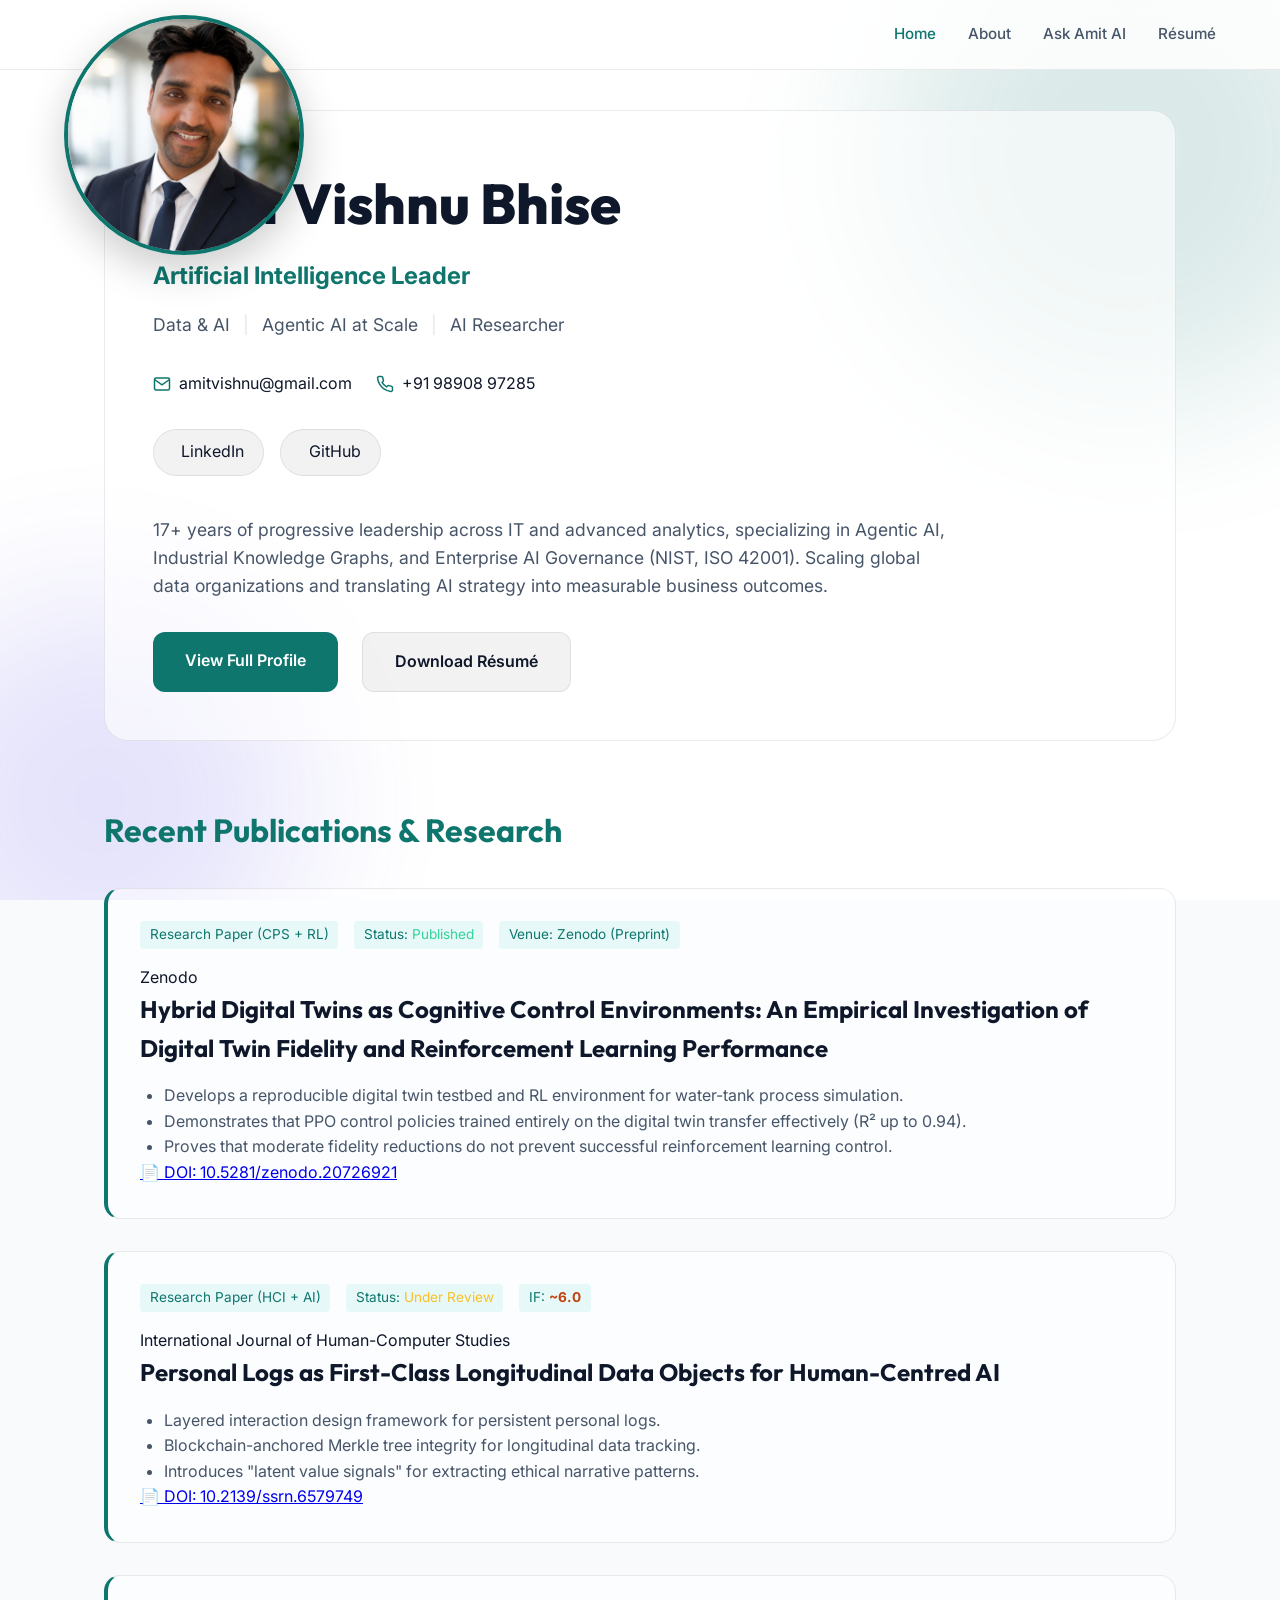
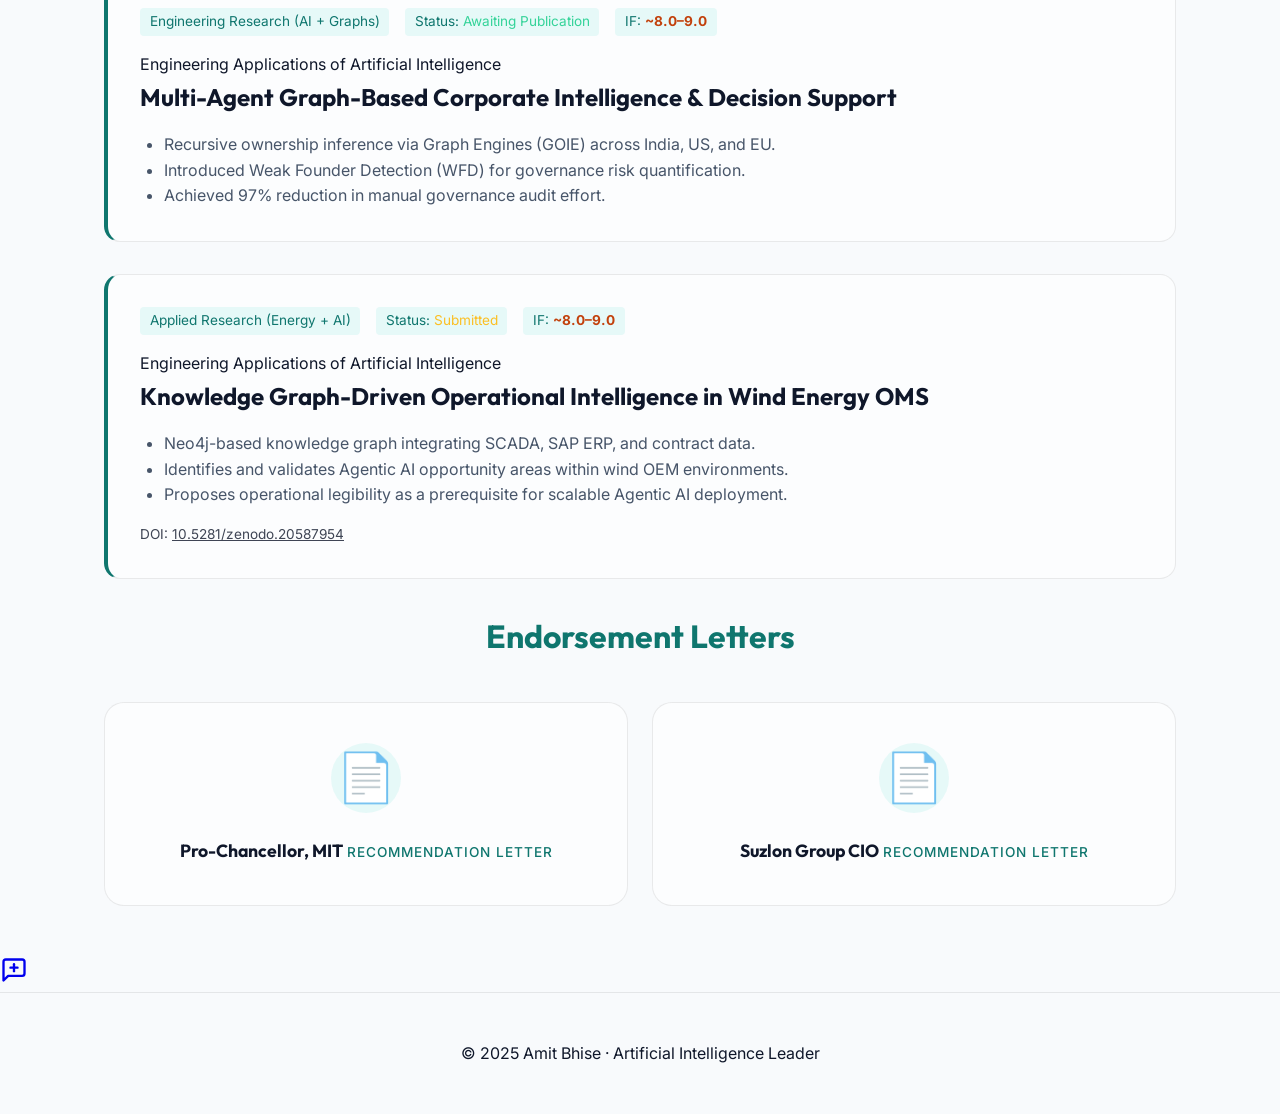
<file: index.html>
<!DOCTYPE html>
<html lang="en">

<head>
    <meta charset="UTF-8">
    <meta name="viewport" content="width=device-width, initial-scale=1.0">
    <title>Amit Vishnu Bhise | Artificial Intelligence Leader</title>
    <meta name="description"
        content="Profile of Amit Bhise, AI Leader & Research Scientist specializing in Human-Centered AI, Knowledge Graphs, and Agentic AI at Scale.">
    <link rel="preconnect" href="https://fonts.googleapis.com">
    <link rel="preconnect" href="https://fonts.gstatic.com" crossorigin>
    <link
        href="https://fonts.googleapis.com/css2?family=Inter:wght@300;400;500;600&family=Outfit:wght@400;600;800&display=swap"
        rel="stylesheet">
    <link rel="stylesheet" href="style.css?v=8">
    
    <!-- Microsoft Clarity -->
    <script type="text/javascript">
        (function(c,l,a,r,i,t,y){
            c[a]=c[a]||function(){(c[a].q=c[a].q||[]).push(arguments)};
            t=l.createElement(r);t.async=1;t.src="https://www.clarity.ms/tag/"+i;
            y=l.getElementsByTagName(r)[0];y.parentNode.insertBefore(t,y);
        })(window, document, "clarity", "script", "ws2c4tby7n");
    </script>
    <script src="analytics.js"></script>
    <link rel="icon" href="profile.jpg" type="image/jpeg">
</head>

<body>
    <div class="blob-cont">
        <div class="blob blob1"></div>
        <div class="blob blob2"></div>
    </div>

    <nav class="navbar">
        <div class="nav-brand">
            <img src="profile.jpg" alt="Amit Bhise">
        </div>
        <button class="menu-toggle" id="menu-toggle" aria-label="Toggle menu">
            <span></span>
            <span></span>
            <span></span>
        </button>
        <div class="nav-links" id="nav-links">
            <a href="index.html" class="nav-link active">Home</a>
            <a href="about.html" class="nav-link">About</a>
            <a href="chat.html" class="nav-link">Ask Amit AI</a>
            <a href="documents/resume.pdf" class="nav-link" target="_blank">Résumé</a>
        </div>
    </nav>

    <main class="container">
        <section class="glass-card hero-section animate-up">
            <div class="hero-content">
                <h1 class="name">Amit Vishnu Bhise</h1>
                <h2 class="role">Artificial Intelligence Leader</h2>

                <p class="tagline">
                    Data & AI <span class="divider">|</span> Agentic AI at Scale <span class="divider">|</span> AI
                    Researcher
                </p>

                <div class="contact-info">
                    <a href="mailto:amitvishnu@gmail.com" class="contact-link">
                        <svg viewBox="0 0 24 24" fill="none" stroke="currentColor" stroke-width="2">
                            <path d="M4 4h16c1.1 0 2 .9 2 2v12c0 1.1-.9 2-2 2H4c-1.1 0-2-.9-2-2V6c0-1.1.9-2 2-2z" />
                            <polyline points="22,6 12,13 2,6" />
                        </svg>
                        amitvishnu@gmail.com
                    </a>
                    <a href="tel:+919890897285" class="contact-link">
                        <svg viewBox="0 0 24 24" fill="none" stroke="currentColor" stroke-width="2">
                            <path
                                d="M22 16.92v3a2 2 0 0 1-2.18 2 19.79 19.79 0 0 1-8.63-3.07 19.5 19.5 0 0 1-6-6 19.79 19.79 0 0 1-3.07-8.67A2 2 0 0 1 4.11 2h3a2 2 0 0 1 2 1.72 12.84 12.84 0 0 0 .7 2.81 2 2 0 0 1-.45 2.11L8.09 9.91a16 16 0 0 0 6 6l1.27-1.27a2 2 0 0 1 2.11-.45 12.84 12.84 0 0 0 2.81.7A2 2 0 0 1 22 16.92z" />
                        </svg>
                        +91 98908 97285
                    </a>
                </div>

                <div class="social-links">
                    <a href="https://www.linkedin.com/in/amit-bhise-8bb4a715" class="social-btn" target="_blank">
                        <svg viewBox="0 0 24 24" fill="currentColor">
                            <path
                                d="M19 0h-14c-2.761 0-5 2.239-5 5v14c0 2.761 2.239 5 5 5h14c2.762 0 5-2.239 5-5v-14c0-2.761-2.238-5-5-5zm-11 19h-3v-11h3v11zm-1.5-12.268c-.966 0-1.75-.79-1.75-1.764s.784-1.764 1.75-1.764 1.75.79 1.75 1.764-.783 1.764-1.75 1.764zm13.5 12.268h-3v-5.604c0-3.368-4-3.113-4 0v5.604h-3v-11h3v1.765c1.396-2.586 7-2.777 7 2.476v6.759z" />
                        </svg>
                        LinkedIn
                    </a>
                    <a href="https://github.com/amitbhi" class="social-btn" target="_blank">
                        <svg viewBox="0 0 24 24" fill="currentColor">
                            <path
                                d="M12 0c-6.626 0-12 5.373-12 12 0 5.302 3.438 9.8 8.207 11.387.599.111.793-.261.793-.577v-2.234c-3.338.726-4.033-1.416-4.033-1.416-.546-1.387-1.333-1.756-1.333-1.756-1.089-.745.083-.729.083-.729 1.205.084 1.839 1.237 1.839 1.237 1.07 1.834 2.807 1.304 3.492.997.107-.775.418-1.305.762-1.604-2.665-.305-5.467-1.334-5.467-5.931 0-1.311.469-2.381 1.236-3.221-.124-.303-.535-1.524.117-3.176 0 0 1.008-.322 3.301 1.23.957-.266 1.983-.399 3.003-.404 1.02.005 2.047.138 3.006.404 2.291-1.552 3.297-1.23 3.297-1.23.653 1.653.242 2.874.118 3.176.77.84 1.235 1.911 1.235 3.221 0 4.609-2.807 5.624-5.479 5.921.43.372.823 1.102.823 2.222v3.293c0 .319.192.694.801.576 4.765-1.589 8.199-6.086 8.199-11.386 0-6.627-5.373-12-12-12z" />
                        </svg>
                        GitHub
                    </a>
                </div>

                <p style="color: var(--text-secondary); max-width: 800px; margin-bottom: 2rem; font-size: 1.1rem;">
                    17+ years of progressive leadership across IT and advanced analytics, specializing in Agentic AI,
                    Industrial Knowledge Graphs, and Enterprise AI Governance (NIST, ISO 42001). Scaling global data 
                    organizations and translating AI strategy into measurable business outcomes.
                </p>

                <div class="action-buttons">
                    <a href="about.html" class="btn btn-primary">View Full Profile</a>
                    <a href="documents/resume.pdf" class="btn btn-secondary" target="_blank">Download Résumé</a>
                </div>
            </div>
        </section>
        



        <!-- Research Vertical Cards -->
        <section class="publications-section animate-up delay-2">
            <h3 style="font-family: 'Outfit', sans-serif; color: var(--accent); margin-bottom: 2rem; font-size: 2rem;">
                Recent Publications & Research</h3>

            <div class="pub-card">
                <div class="pub-meta">
                    <span class="pub-tag">Research Paper (CPS + RL)</span>
                    <span class="pub-tag">Status: <span style="color: #34d399;">Published</span></span>
                    <span class="pub-tag">Venue: Zenodo (Preprint)</span>
                </div>
                <span class="pub-journal">Zenodo</span>
                <h3 class="pub-title">Hybrid Digital Twins as Cognitive Control Environments: An Empirical Investigation of Digital Twin Fidelity and Reinforcement Learning Performance</h3>
                <ul class="pub-contributions">
                    <li>Develops a reproducible digital twin testbed and RL environment for water-tank process simulation.</li>
                    <li>Demonstrates that PPO control policies trained entirely on the digital twin transfer effectively (R² up to 0.94).</li>
                    <li>Proves that moderate fidelity reductions do not prevent successful reinforcement learning control.</li>
                </ul>
                <a href="https://doi.org/10.5281/zenodo.20726921" target="_blank" class="pub-doi-link">📄 DOI: 10.5281/zenodo.20726921</a>
            </div>

            <div class="pub-card">
                <div class="pub-meta">
                    <span class="pub-tag">Research Paper (HCI + AI)</span>
                    <span class="pub-tag">Status: <span style="color: #fbbf24;">Under Review</span></span>
                    <span class="pub-tag">IF: <span class="pub-impact">~6.0</span></span>
                </div>
                <span class="pub-journal">International Journal of Human-Computer Studies</span>
                <h3 class="pub-title">Personal Logs as First-Class Longitudinal Data Objects for Human-Centred AI</h3>
                <ul class="pub-contributions">
                    <li>Layered interaction design framework for persistent personal logs.</li>
                    <li>Blockchain-anchored Merkle tree integrity for longitudinal data tracking.</li>
                    <li>Introduces "latent value signals" for extracting ethical narrative patterns.</li>
                </ul>
                <a href="https://doi.org/10.2139/ssrn.6579749" target="_blank" class="pub-doi-link">📄 DOI:
                    10.2139/ssrn.6579749</a>
            </div>

            <div class="pub-card">
                <div class="pub-meta">
                    <span class="pub-tag">Engineering Research (AI + Graphs)</span>
                    <span class="pub-tag">Status: <span style="color: #34d399;">Awaiting Publication</span></span>
                    <span class="pub-tag">IF: <span class="pub-impact">~8.0–9.0</span></span>
                </div>
                <span class="pub-journal">Engineering Applications of Artificial Intelligence</span>
                <h3 class="pub-title">Multi-Agent Graph-Based Corporate Intelligence & Decision Support</h3>
                <ul class="pub-contributions">
                    <li>Recursive ownership inference via Graph Engines (GOIE) across India, US, and EU.</li>
                    <li>Introduced Weak Founder Detection (WFD) for governance risk quantification.</li>
                    <li>Achieved 97% reduction in manual governance audit effort.</li>
                </ul>
            </div>

            <div class="pub-card">
                <div class="pub-meta">
                    <span class="pub-tag">Applied Research (Energy + AI)</span>
                    <span class="pub-tag">Status: <span style="color: #fbbf24;">Submitted</span></span>
                    <span class="pub-tag">IF: <span class="pub-impact">~8.0–9.0</span></span>
                </div>
                <span class="pub-journal">Engineering Applications of Artificial Intelligence</span>
                <h3 class="pub-title">Knowledge Graph-Driven Operational Intelligence in Wind Energy OMS</h3>
                <ul class="pub-contributions">
                    <li>Neo4j-based knowledge graph integrating SCADA, SAP ERP, and contract data.</li>
                    <li>Identifies and validates Agentic AI opportunity areas within wind OEM environments.</li>
                    <li>Proposes operational legibility as a prerequisite for scalable Agentic AI deployment.</li>
                </ul>
                <div style="margin-top: 1rem; opacity: 0.8; font-size: 0.85rem;">DOI: <a href="https://doi.org/10.5281/zenodo.20587954" target="_blank" style="color: inherit; text-decoration: underline;">10.5281/zenodo.20587954</a></div>
            </div>
        </section>


        <div class="docs-section animate-up delay-3">
            <h3
                style="font-family: 'Outfit', sans-serif; color: var(--accent); margin-bottom: 2.5rem; font-size: 2rem; text-align: center;">
                Endorsement Letters</h3>
            <div class="docs-grid">
                <a href="documents/MIT_LOR.pdf?v=1" class="doc-card" target="_blank">
                    <div class="doc-icon">📄</div>
                    <div class="doc-info">
                        <span class="doc-name">Pro-Chancellor, MIT</span>
                        <span class="doc-meta">Recommendation Letter</span>
                    </div>
                </a>
                <a href="documents/Suzlon_LOR.pdf?v=1" class="doc-card" target="_blank">
                    <div class="doc-icon">📄</div>
                    <div class="doc-info">
                        <span class="doc-name">Suzlon Group CIO</span>
                        <span class="doc-meta">Recommendation Letter</span>
                    </div>
                </a>
            </div>
        </div>
    </main>

    <a href="chat.html" class="chat-widget-btn" title="Ask Amit AI Assistant">
        <svg width="28" height="28" viewBox="0 0 24 24" fill="none" stroke="currentColor" stroke-width="2"
            stroke-linecap="round" stroke-linejoin="round">
            <path d="M21 15a2 2 0 0 1-2 2H7l-4 4V5a2 2 0 0 1 2-2h14a2 2 0 0 1 2 2z"></path>
            <line x1="9" y1="10" x2="15" y2="10"></line>
            <line x1="12" y1="7" x2="12" y2="13"></line>
        </svg>
    </a>

    <footer class="footer">
        <div class="footer-content">
            <span>© 2025 Amit Bhise</span>
            <span class="dot">·</span>
            <span class="highlight">Artificial Intelligence Leader</span>
        </div>
    </footer>

    <script src="script.js"></script>
</body>

</html>
</file>
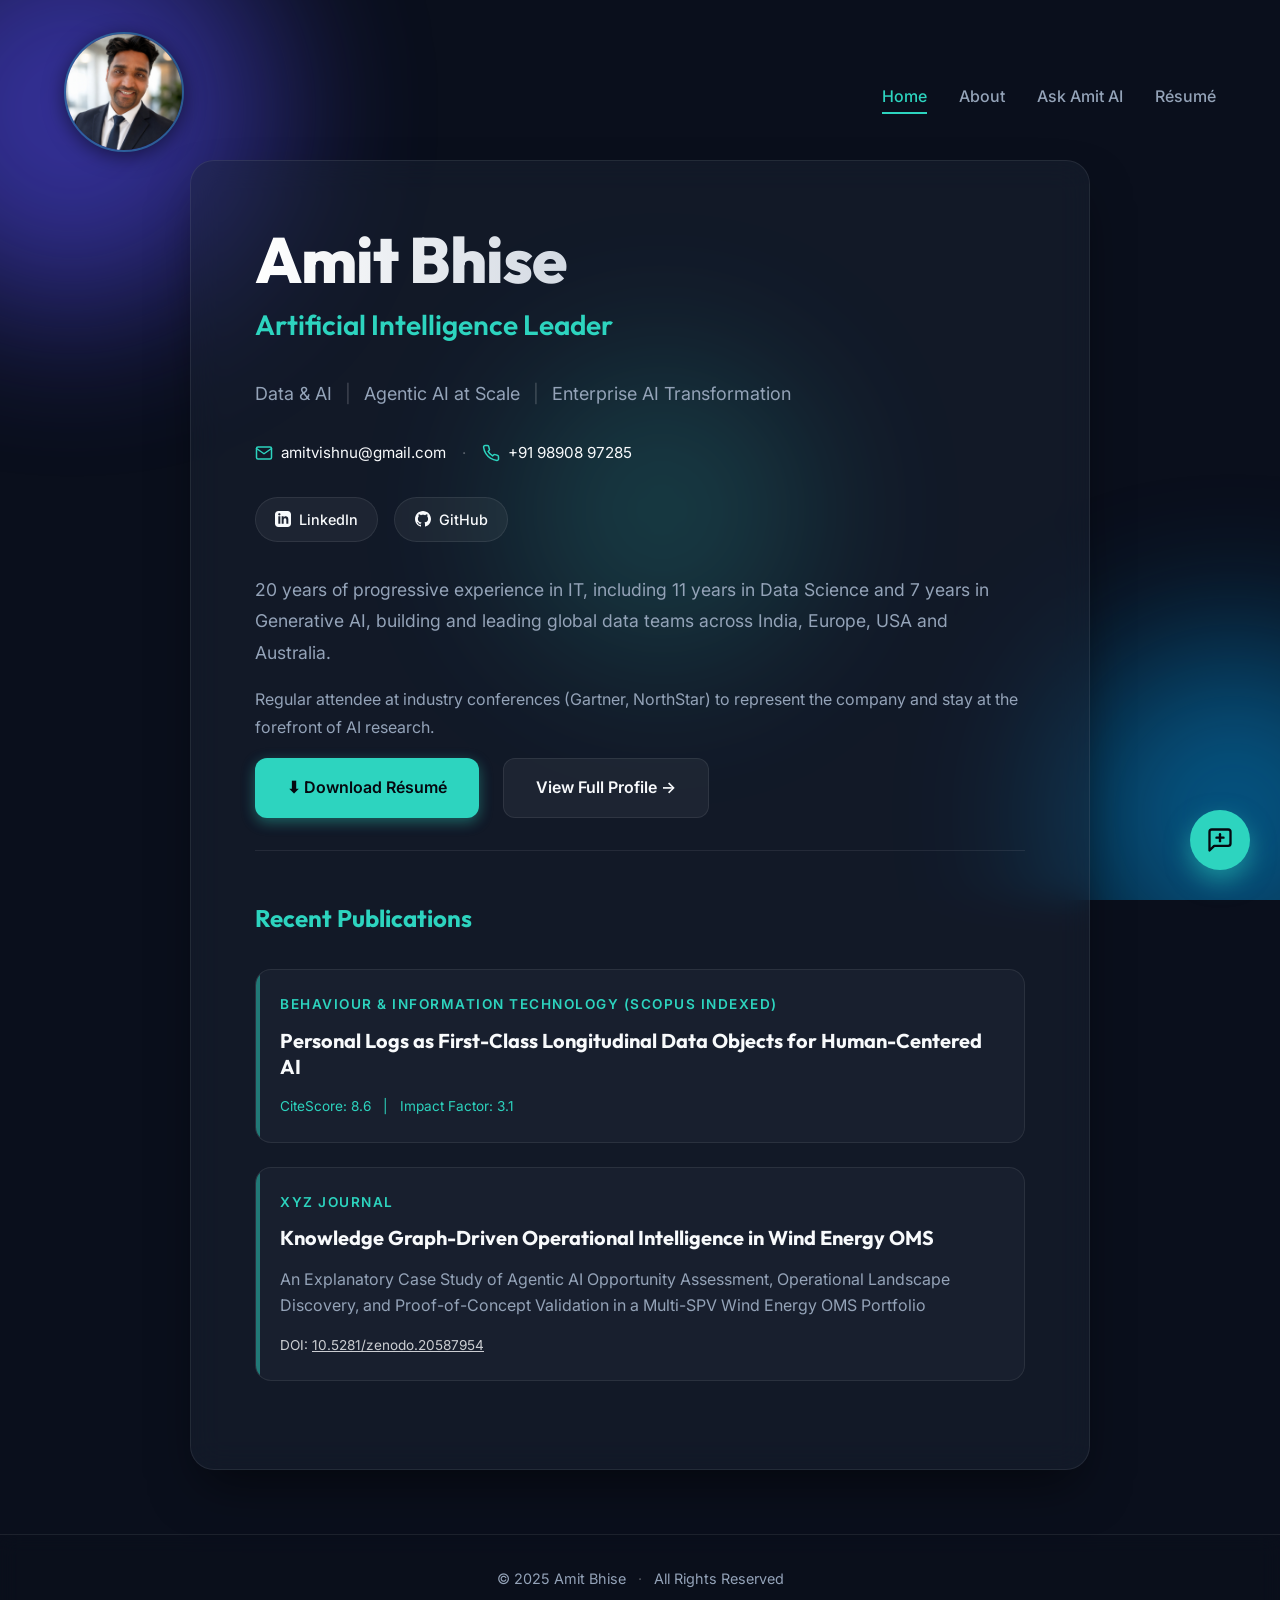
<file: web/index.html>
<!DOCTYPE html>
<html lang="en">

<head>
    <meta charset="UTF-8">
    <meta name="viewport" content="width=device-width, initial-scale=1.0">
    <title>Amit Bhise | Artificial Intelligence Leader</title>
    <meta name="description"
        content="Profile of Amit Bhise, AI Leader and Technologist specializing in Enterprise AI, Knowledge Graphs, and Agentic AI at Scale. Expert in leading data-driven transformations.">
    <link rel="preconnect" href="https://fonts.googleapis.com">
    <link rel="preconnect" href="https://fonts.gstatic.com" crossorigin>
    <link
        href="https://fonts.googleapis.com/css2?family=Inter:wght@300;400;500;600&family=Outfit:wght@400;600;800&display=swap"
        rel="stylesheet">
    <link rel="stylesheet" href="style.css?v=2">
    <link rel="icon" href="profile.jpg" type="image/jpeg">
    <link rel="shortcut icon" href="profile.jpg" type="image/jpeg">
</head>

<body>
    <div class="blob-cont">
        <div class="blob blob1"></div>
        <div class="blob blob2"></div>
        <div class="blob blob3"></div>
    </div>

    <nav class="navbar">
        <div class="nav-brand">
            <img src="profile.jpg" alt="Amit Bhise">
        </div>
        <div class="nav-links">
            <a href="index.html" class="nav-link active">Home</a>
            <a href="about.html" class="nav-link">About</a>
            <a href="chat.html" class="nav-link">Ask Amit AI</a>
            <a href="../documents/resume.pdf" class="nav-link" target="_blank">Résumé</a>
        </div>
    </nav>

    <main class="container">
        <section class="glass-card hero-section">
            <div class="hero-content">
                <div class="header-titles">
                    <h1 class="name animate-up">Amit Bhise</h1>
                    <h2 class="role animate-up delay-1">Artificial Intelligence Leader</h2>
                </div>
                <p class="tagline animate-up delay-2">
                    Data & AI <span class="divider">|</span> Agentic AI at Scale <span class="divider">|</span> Enterprise AI
                    Transformation
                </p>

                <div class="contact-info animate-up delay-3">
                    <a href="mailto:amitvishnu@gmail.com" class="contact-link">
                        <svg viewBox="0 0 24 24" fill="none" stroke="currentColor" stroke-width="2"
                            stroke-linecap="round" stroke-linejoin="round">
                            <path d="M4 4h16c1.1 0 2 .9 2 2v12c0 1.1-.9 2-2 2H4c-1.1 0-2-.9-2-2V6c0-1.1.9-2 2-2z">
                            </path>
                            <polyline points="22,6 12,13 2,6"></polyline>
                        </svg>
                        amitvishnu@gmail.com
                    </a>
                    <span class="dot">·</span>
                    <a href="tel:+919890897285" class="contact-link">
                        <svg viewBox="0 0 24 24" fill="none" stroke="currentColor" stroke-width="2"
                            stroke-linecap="round" stroke-linejoin="round">
                            <path
                                d="M22 16.92v3a2 2 0 0 1-2.18 2 19.79 19.79 0 0 1-8.63-3.07 19.5 19.5 0 0 1-6-6 19.79 19.79 0 0 1-3.07-8.67A2 2 0 0 1 4.11 2h3a2 2 0 0 1 2 1.72 12.84 12.84 0 0 0 .7 2.81 2 2 0 0 1-.45 2.11L8.09 9.91a16 16 0 0 0 6 6l1.27-1.27a2 2 0 0 1 2.11-.45 12.84 12.84 0 0 0 2.81.7A2 2 0 0 1 22 16.92z">
                            </path>
                        </svg>
                        +91 98908 97285
                    </a>
                </div>

                <div class="social-links animate-up delay-4">
                    <a href="https://www.linkedin.com/in/amit-bhise-8bb4a715" class="social-btn">
                        <svg viewBox="0 0 24 24" fill="currentColor">
                            <path
                                d="M19 0h-14c-2.761 0-5 2.239-5 5v14c0 2.761 2.239 5 5 5h14c2.762 0 5-2.239 5-5v-14c0-2.761-2.238-5-5-5zm-11 19h-3v-11h3v11zm-1.5-12.268c-.966 0-1.75-.79-1.75-1.764s.784-1.764 1.75-1.764 1.75.79 1.75 1.764-.783 1.764-1.75 1.764zm13.5 12.268h-3v-5.604c0-3.368-4-3.113-4 0v5.604h-3v-11h3v1.765c1.396-2.586 7-2.777 7 2.476v6.759z" />
                        </svg>
                        LinkedIn
                    </a>
                    <a href="https://github.com/amitbhi" class="social-btn">
                        <svg viewBox="0 0 24 24" fill="currentColor">
                            <path
                                d="M12 0c-6.626 0-12 5.373-12 12 0 5.302 3.438 9.8 8.207 11.387.599.111.793-.261.793-.577v-2.234c-3.338.726-4.033-1.416-4.033-1.416-.546-1.387-1.333-1.756-1.333-1.756-1.089-.745.083-.729.083-.729 1.205.084 1.839 1.237 1.839 1.237 1.07 1.834 2.807 1.304 3.492.997.107-.775.418-1.305.762-1.604-2.665-.305-5.467-1.334-5.467-5.931 0-1.311.469-2.381 1.236-3.221-.124-.303-.535-1.524.117-3.176 0 0 1.008-.322 3.301 1.23.957-.266 1.983-.399 3.003-.404 1.02.005 2.047.138 3.006.404 2.291-1.552 3.297-1.23 3.297-1.23.653 1.653.242 2.874.118 3.176.77.84 1.235 1.911 1.235 3.221 0 4.609-2.807 5.624-5.479 5.921.43.372.823 1.102.823 2.222v3.293c0 .319.192.694.801.576 4.765-1.589 8.199-6.086 8.199-11.386 0-6.627-5.373-12-12-12z" />
                        </svg>
                        GitHub
                    </a>
                </div>

                <div class="bio-section animate-up delay-5">
                    <p>
                        20 years of progressive experience in IT, including 11 years in Data Science and 7 years in
                        Generative AI, building and leading global data teams across India, Europe, USA and Australia.
                    </p>
                    <p style="margin-top: 1rem; font-size: 1rem;">
                        Regular attendee at industry conferences (Gartner, NorthStar) to represent the company and stay
                        at the forefront of AI research.
                    </p>

                    <div class="action-buttons animate-up delay-6">
                        <a href="../documents/resume.pdf" class="btn btn-primary" target="_blank">
                            ⬇ Download Résumé
                        </a>
                        <a href="about.html" class="btn btn-secondary">
                            View Full Profile →
                        </a>
                    </div>
                </div>

                <!-- Research & Publications Section -->
                <div class="research-preview animate-up delay-7">
                    <h3
                        style="font-family: 'Outfit', sans-serif; color: var(--accent); margin-bottom: 2rem; font-size: 1.5rem;">
                        Recent Publications</h3>
                    <div class="pub-card">
                        <span class="pub-journal">Behaviour & Information Technology (Scopus Indexed)</span>
                        <h4 class="pub-title">Personal Logs as First-Class Longitudinal Data Objects for Human-Centered
                            AI</h4>
                        <div style="margin-top: 0.5rem; font-size: 0.85rem; color: var(--accent);">
                            <span>CiteScore: 8.6</span> <span style="margin: 0 0.5rem;">|</span> <span>Impact Factor:
                                3.1</span>
                        </div>
                    </div>
                    <div class="pub-card">
                        <span class="pub-journal">XYz Journal</span>
                        <h4 class="pub-title">Knowledge Graph-Driven Operational Intelligence in Wind Energy OMS</h4>
                        <p class="pub-abstract">An Explanatory Case Study of Agentic AI Opportunity Assessment,
                            Operational Landscape Discovery, and Proof-of-Concept Validation in a Multi-SPV Wind Energy
                            OMS Portfolio</p>
                        <div style="margin-top: 1rem; opacity: 0.8; font-size: 0.85rem;">DOI: <a href="https://doi.org/10.5281/zenodo.20587954" target="_blank" style="color: inherit; text-decoration: underline;">10.5281/zenodo.20587954</a></div>
                    </div>
                </div>
        </section>
    </main>

    <a href="chat.html" class="chat-widget-btn" title="Ask Amit AI Assistant">
        <svg width="28" height="28" viewBox="0 0 24 24" fill="none" stroke="currentColor" stroke-width="2"
            stroke-linecap="round" stroke-linejoin="round">
            <path d="M21 15a2 2 0 0 1-2 2H7l-4 4V5a2 2 0 0 1 2-2h14a2 2 0 0 1 2 2z"></path>
            <line x1="9" y1="10" x2="15" y2="10"></line>
            <line x1="12" y1="7" x2="12" y2="13"></line>
        </svg>
    </a>

    <footer class="footer">
        <div class="footer-content">
            <span>© 2025 Amit Bhise</span>
            <span class="dot">·</span>
            <span>All Rights Reserved</span>
        </div>
    </footer>

    <script src="script.js"></script>
</body>

</html>
</file>
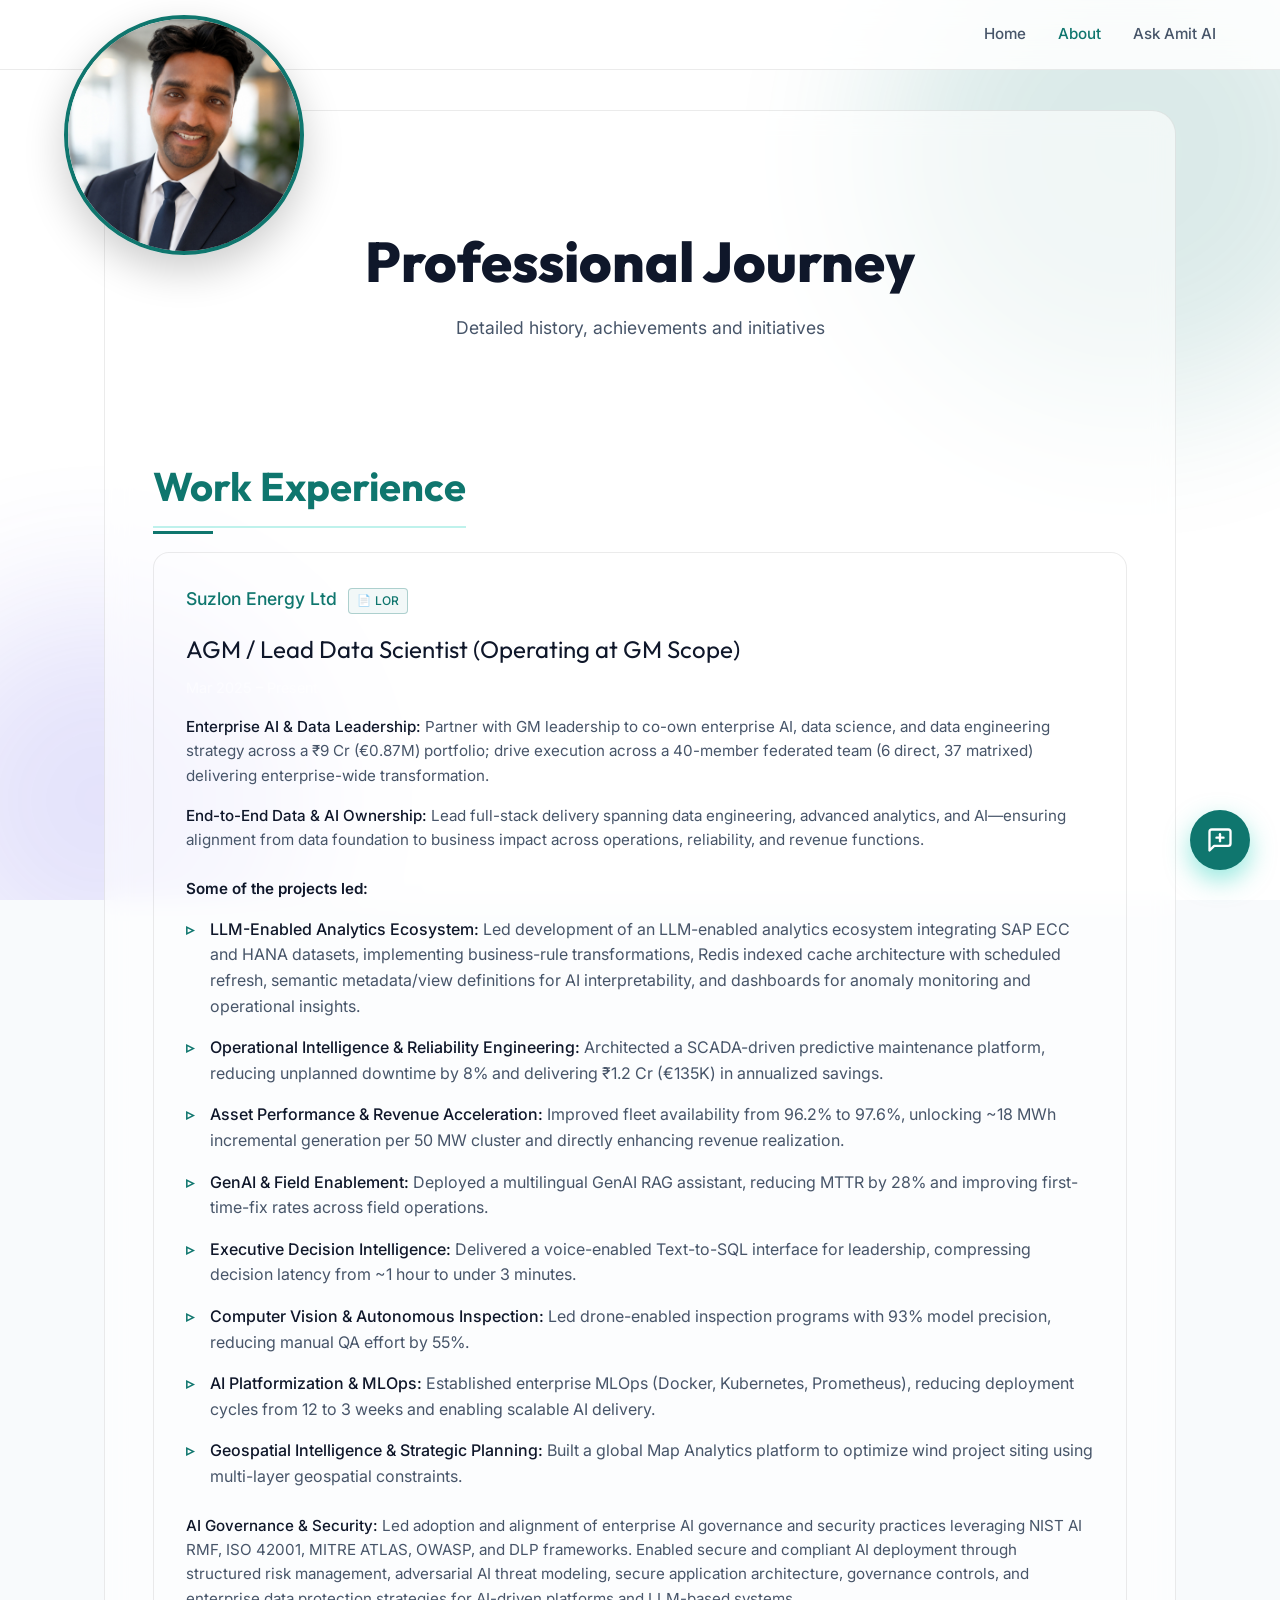
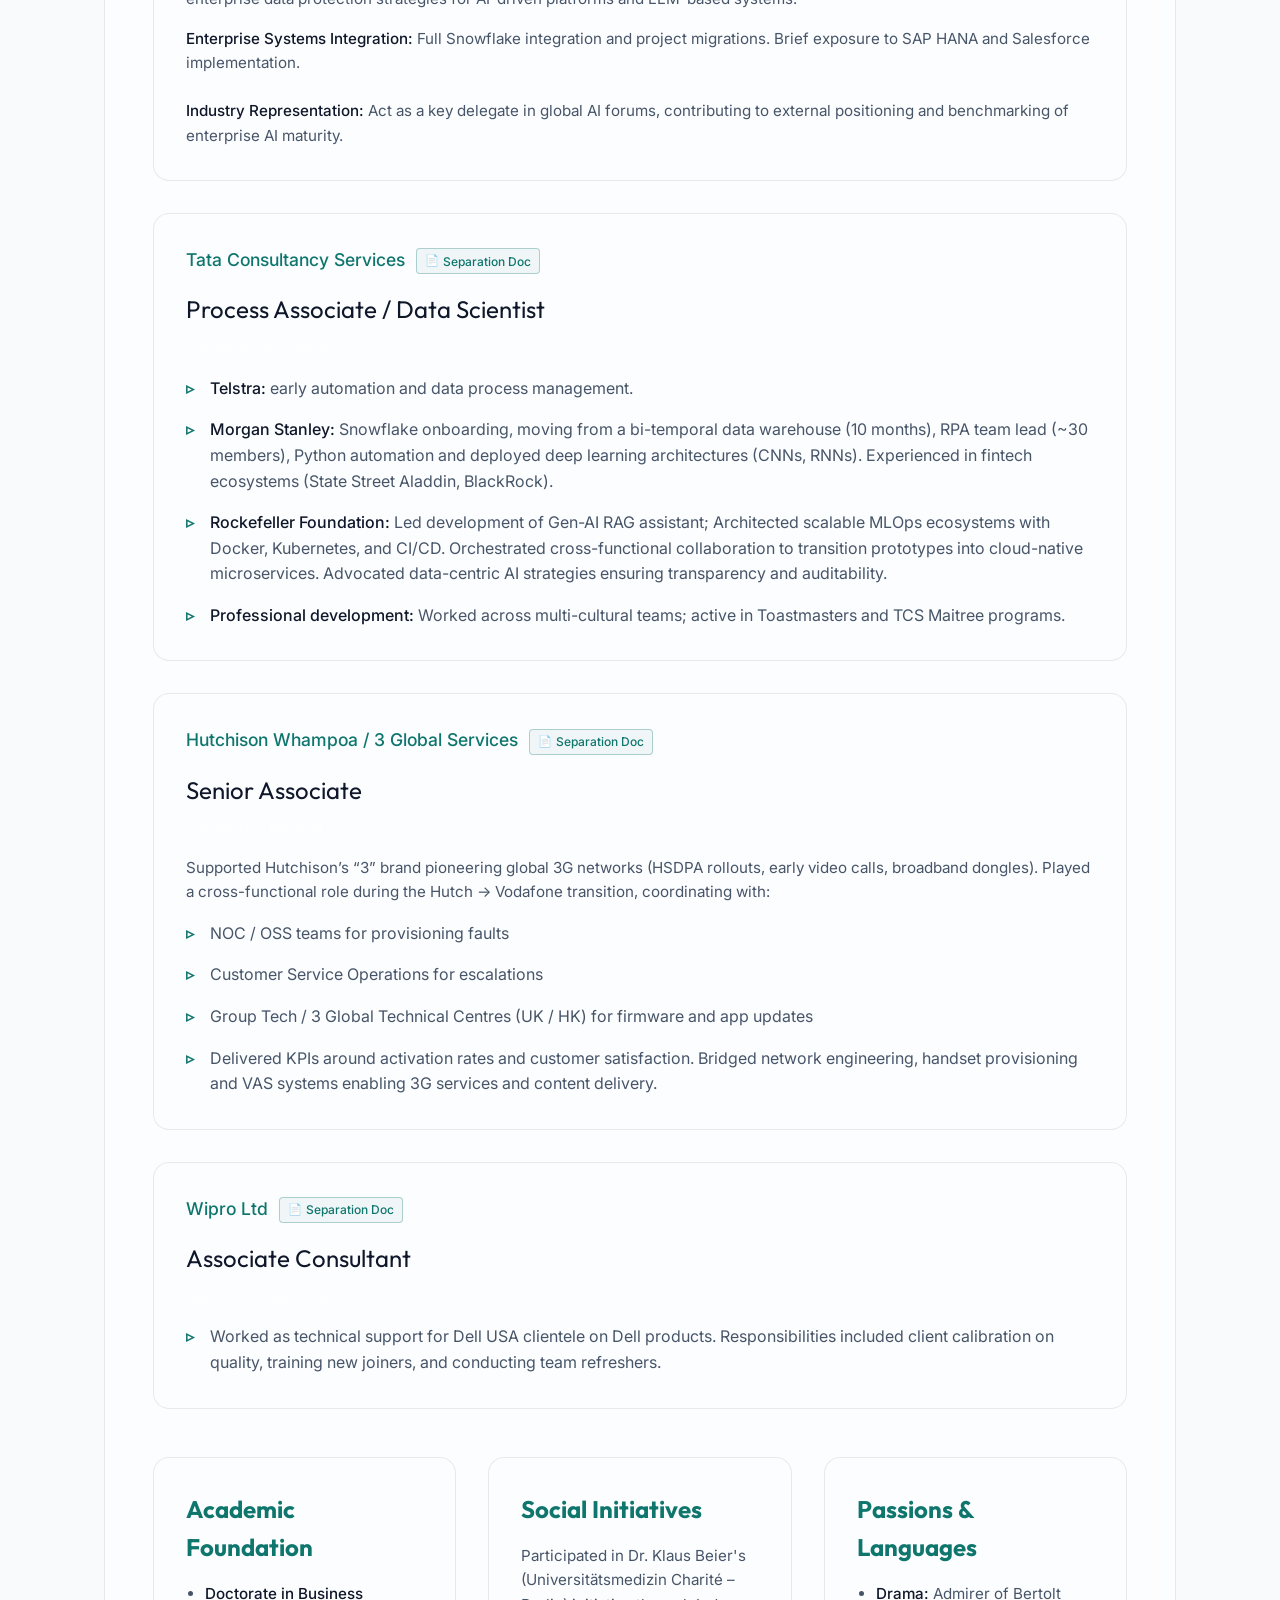
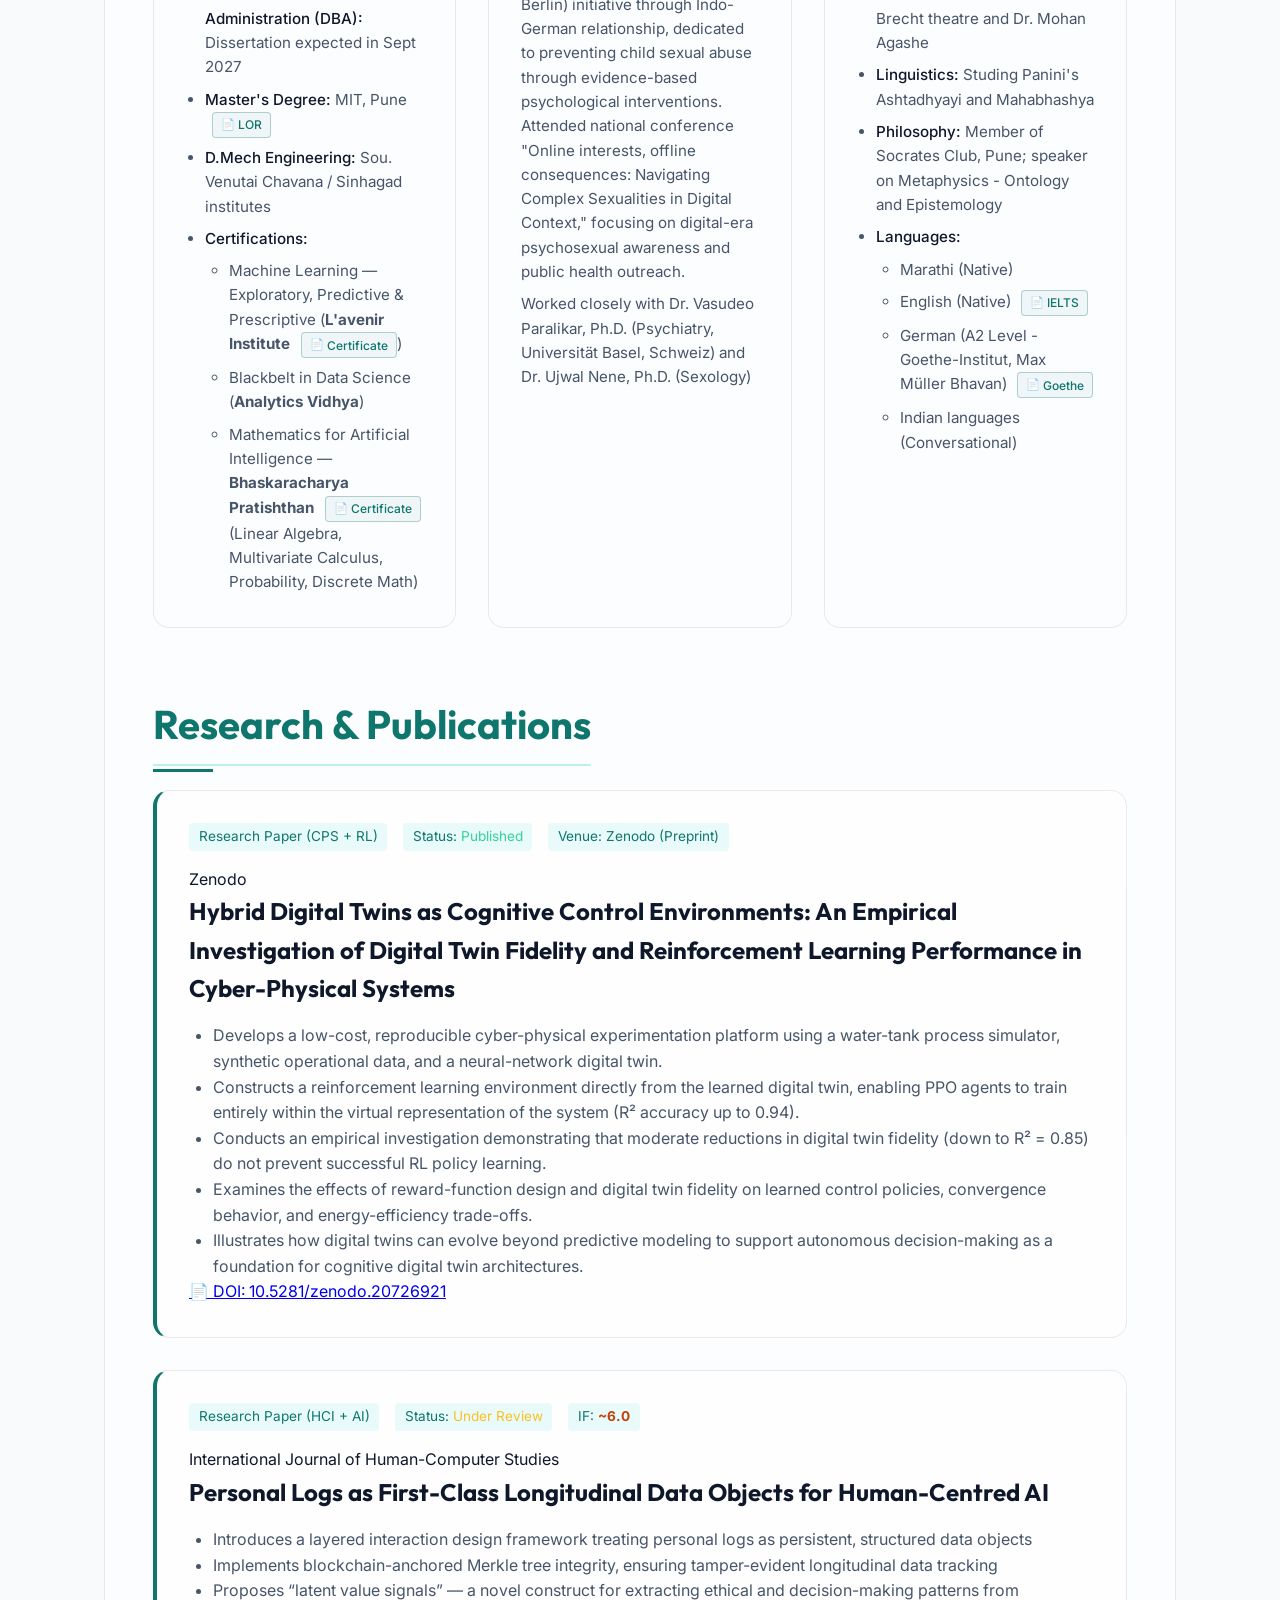
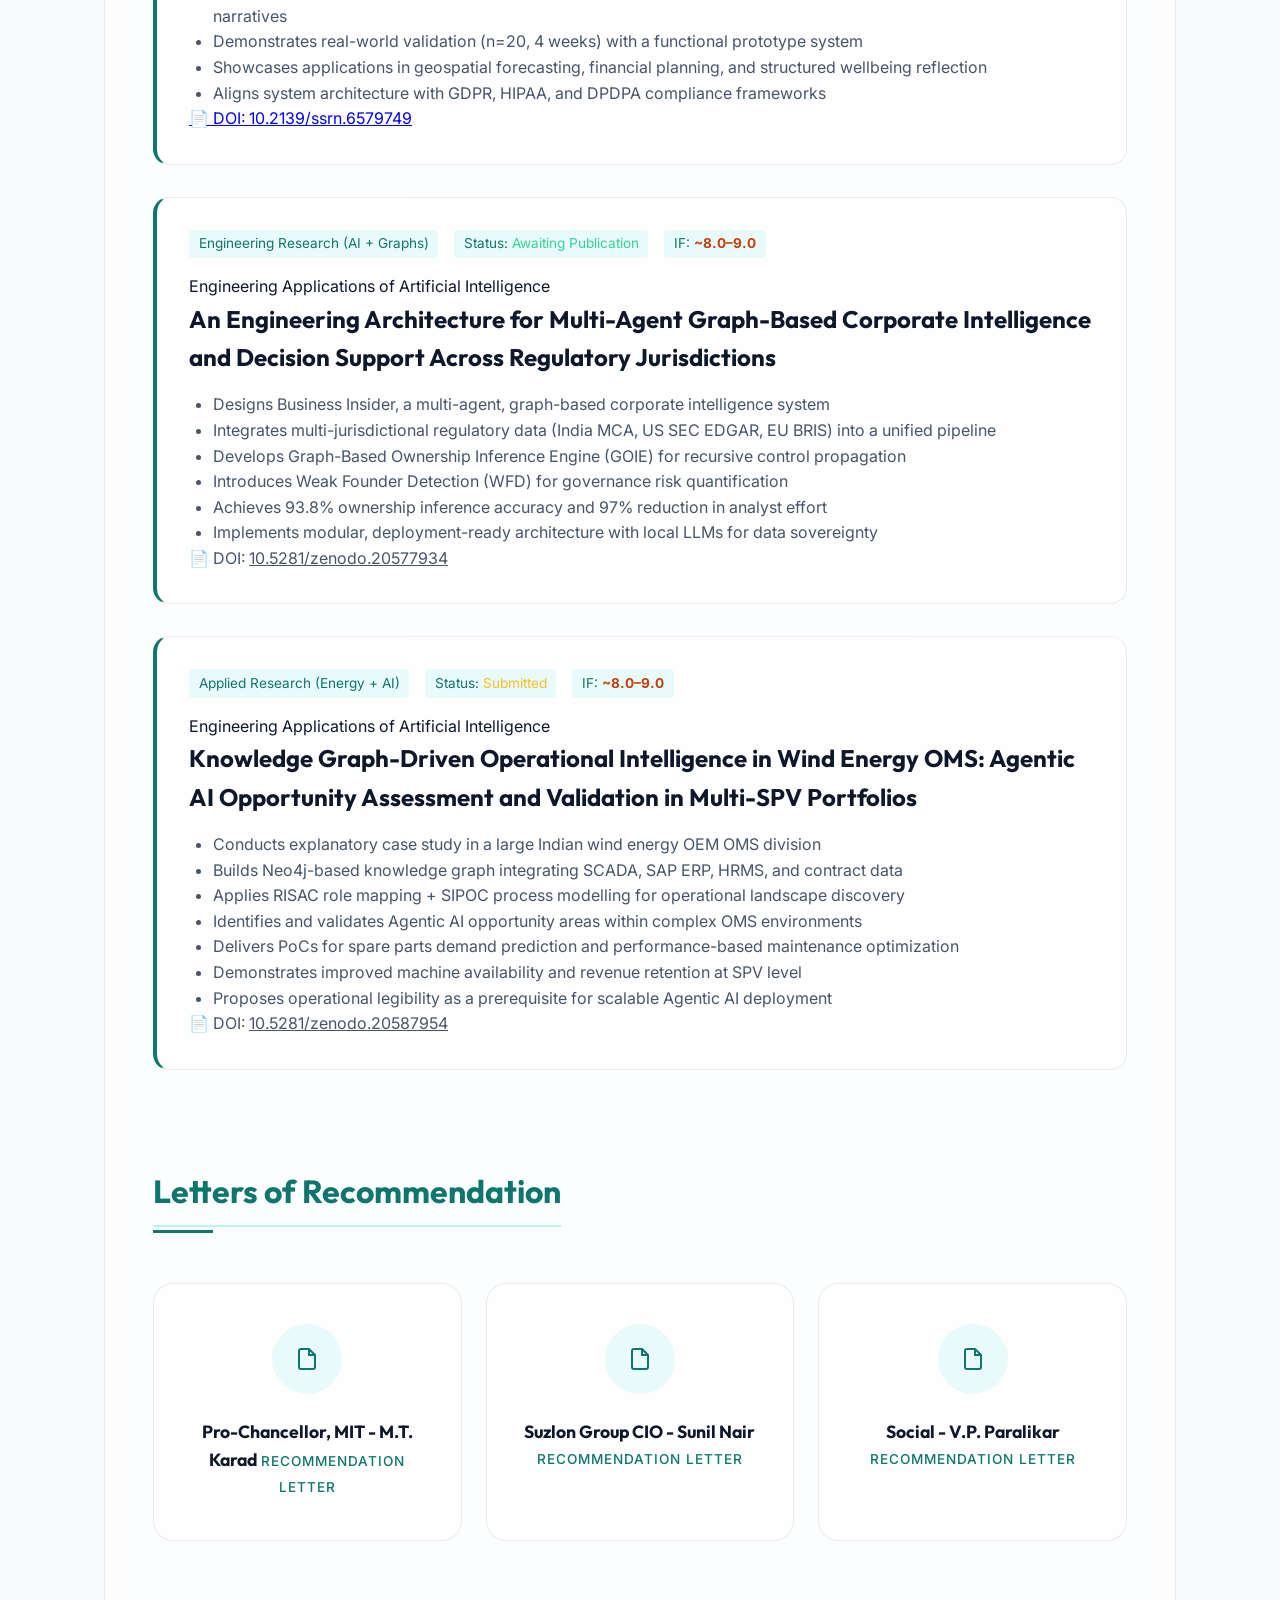
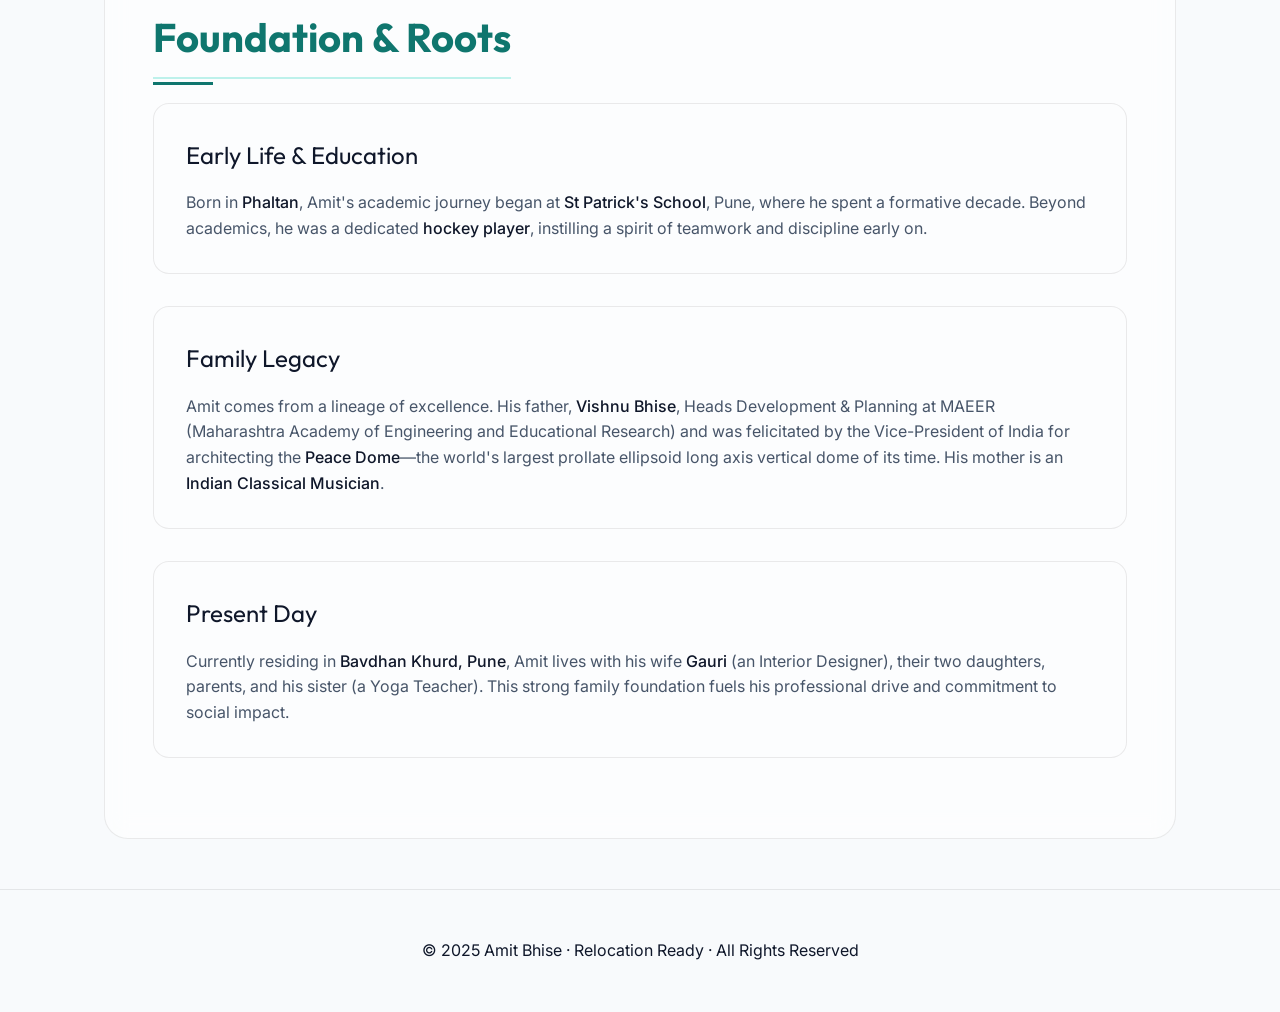
<file: about.html>
<!DOCTYPE html>
<html lang="en">

<head>
    <meta charset="UTF-8">
    <meta name="viewport" content="width=device-width, initial-scale=1.0">
    <title>About Amit Vishnu Bhise | Full Profile</title>
    <meta name="description"
        content="Profile of Amit Bhise, AI Research Scientist and Leader specializing in Human-Centered AI, Knowledge Graphs, and Agentic AI at Scale. Published researcher in leading AI journals.">
    <link rel="preconnect" href="https://fonts.googleapis.com">
    <link rel="preconnect" href="https://fonts.gstatic.com" crossorigin>
    <link
        href="https://fonts.googleapis.com/css2?family=Inter:wght@300;400;500;600&family=Outfit:wght@400;600;800&display=swap"
        rel="stylesheet">
    <link rel="stylesheet" href="style.css?v=8">
    
    <!-- Microsoft Clarity -->
    <script type="text/javascript">
        (function(c,l,a,r,i,t,y){
            c[a]=c[a]||function(){(c[a].q=c[a].q||[]).push(arguments)};
            t=l.createElement(r);t.async=1;t.src="https://www.clarity.ms/tag/"+i;
            y=l.getElementsByTagName(r)[0];y.parentNode.insertBefore(t,y);
        })(window, document, "clarity", "script", "ws2c4tby7n");
    </script>
    <script src="analytics.js"></script>
    <style>
        /* Additional specific styles for about page */
        .page-header {
            text-align: center;
            margin-bottom: 3rem;
        }

        .section-title {
            font-family: 'Outfit', sans-serif;
            font-size: 2.5rem;
            color: var(--accent);
            margin-bottom: 1.5rem;
            display: inline-block;
            border-bottom: 2px solid rgba(45, 212, 191, 0.3);
            padding-bottom: 0.5rem;
        }

        @media (max-width: 768px) {
            .section-title {
                font-size: 1.8rem;
            }

            .job-title {
                font-size: 1.25rem;
            }

            .experience-card {
                padding: 1.5rem;
            }
        }

        .experience-card {
            background: rgba(255, 255, 255, 0.03);
            border: 1px solid var(--border-glass);
            border-radius: 16px;
            padding: 2rem;
            margin-bottom: 2rem;
            transition: all 0.3s ease;
        }

        .experience-card:hover {
            background: rgba(255, 255, 255, 0.06);
            transform: translateY(-2px);
            border-color: rgba(45, 212, 191, 0.3);
        }

        .job-title {
            font-family: 'Outfit', sans-serif;
            font-size: 1.5rem;
            color: var(--text-primary);
            margin-bottom: 0.5rem;
        }

        .job-company {
            color: var(--accent);
            font-weight: 500;
            margin-bottom: 1rem;
            font-size: 1.1rem;
        }

        .job-details {
            color: var(--text-secondary);
            list-style-type: none;
            display: flex;
            flex-direction: column;
            gap: 1rem;
        }

        .job-details li {
            position: relative;
            padding-left: 1.5rem;
        }

        .job-details li::before {
            content: '▹';
            position: absolute;
            left: 0;
            color: var(--accent);
            font-weight: bold;
        }

        .highlight-text {
            color: var(--text-primary);
            font-weight: 500;
        }

        .grid-container {
            display: grid;
            grid-template-columns: repeat(auto-fit, minmax(280px, 1fr));
            gap: 2rem;
            margin-top: 3rem;
        }

        .info-card {
            background: rgba(255, 255, 255, 0.03);
            border: 1px solid var(--border-glass);
            border-radius: 16px;
            padding: 2rem;
        }

        .info-card h3 {
            font-family: 'Outfit', sans-serif;
            font-size: 1.5rem;
            color: var(--accent);
            margin-bottom: 1rem;
        }

        .info-card p,
        .info-card ul {
            color: var(--text-secondary);
            font-size: 0.95rem;
        }

        .info-card ul {
            padding-left: 1.2rem;
            margin-top: 0.5rem;
            display: flex;
            flex-direction: column;
            gap: 0.5rem;
        }

        .back-link {
            display: inline-flex;
            align-items: center;
            gap: 0.5rem;
            color: var(--text-secondary);
            text-decoration: none;
            margin-bottom: 2rem;
            transition: color 0.3s ease;
        }

        .back-link:hover {
            color: var(--accent);
        }

        /* Chatbot floating button */
        .chat-widget-btn {
            position: fixed;
            bottom: 30px;
            right: 30px;
            width: 60px;
            height: 60px;
            background: var(--accent);
            border-radius: 50%;
            display: flex;
            justify-content: center;
            align-items: center;
            box-shadow: 0 10px 25px rgba(45, 212, 191, 0.5);
            cursor: pointer;
            z-index: 1000;
            transition: all 0.3s cubic-bezier(0.175, 0.885, 0.32, 1.275);
            text-decoration: none;
            color: var(--bg-darker);
        }

        .chat-widget-btn:hover {
            transform: scale(1.1);
        }
    </style>
    <link rel="icon" href="profile.jpg" type="image/jpeg">
</head>

<body>
    <div class="blob-cont">
        <div class="blob blob1"></div>
        <div class="blob blob2"></div>
        <div class="blob blob3"></div>
    </div>

    <nav class="navbar">
        <div class="nav-brand">
            <img src="profile.jpg" alt="Amit Bhise">
        </div>
        <button class="menu-toggle" id="menu-toggle" aria-label="Toggle menu">
            <span></span>
            <span></span>
            <span></span>
        </button>
        <div class="nav-links" id="nav-links">
            <a href="index.html" class="nav-link">Home</a>
            <a href="about.html" class="nav-link active">About</a>
            <a href="chat.html" class="nav-link">Ask Amit AI</a>
        </div>
    </nav>

    <main class="container" style="align-items: flex-start; max-width: 1200px; margin: 0 auto;">
        <div class="glass-card" style="padding: 3rem; transform: none; max-width: 100%;">
            <a href="index.html" class="back-link">
                <svg width="20" height="20" viewBox="0 0 24 24" fill="none" stroke="currentColor" stroke-width="2"
                    stroke-linecap="round" stroke-linejoin="round">
                    <line x1="19" y1="12" x2="5" y2="12"></line>
                    <polyline points="12 19 5 12 12 5"></polyline>
                </svg>
                Back to Home
            </a>

            <div class="page-header animate-up">
                <h1 class="name">Professional Journey</h1>
                <p class="tagline">Detailed history, achievements and initiatives</p>
            </div>

            <div class="experience-section animate-up delay-1">
                <h2 class="section-title">Work Experience</h2>

                <div class="experience-card">
                    <div class="job-company">Suzlon Energy Ltd <a href="documents/Suzlon_LOR.pdf?v=1" target="_blank" class="inline-doc-link">LOR</a></div>
                    <div class="job-title">AGM / Lead Data Scientist (Operating at GM Scope)</div>
                    <div style="color: rgba(255,255,255,0.5); margin-bottom: 1rem; font-size: 0.9em;">Mar 2025 – Present
                    </div>
                    <p style="color: var(--text-secondary); margin-bottom: 1rem; font-size: 0.95rem; line-height: 1.6;">
                        <span class="highlight-text">Enterprise AI & Data Leadership:</span> Partner with GM leadership
                        to co-own enterprise AI, data science, and data engineering strategy across a ₹9 Cr (€0.87M)
                        portfolio; drive execution across a 40-member federated team (6 direct, 37 matrixed) delivering
                        enterprise-wide transformation.
                    </p>
                    <p
                        style="color: var(--text-secondary); margin-bottom: 1.5rem; font-size: 0.95rem; line-height: 1.6;">
                        <span class="highlight-text">End-to-End Data & AI Ownership:</span> Lead full-stack delivery
                        spanning data engineering, advanced analytics, and AI—ensuring alignment from data foundation to
                        business impact across operations, reliability, and revenue functions.
                    </p>
                    <p style="color: var(--text-primary); font-weight: 600; margin-bottom: 1rem; font-size: 0.95rem;">
                        Some of the projects led:</p>
                    <ul class="job-details">
                        <li><span class="highlight-text">LLM-Enabled Analytics Ecosystem:</span> Led development of an LLM-enabled analytics ecosystem integrating SAP ECC and HANA datasets, implementing business-rule transformations, Redis indexed cache architecture with scheduled refresh, semantic metadata/view definitions for AI interpretability, and dashboards for anomaly monitoring and operational insights.</li>
                        <li><span class="highlight-text">Operational Intelligence & Reliability Engineering:</span>
                            Architected a SCADA-driven predictive maintenance platform, reducing unplanned downtime by
                            8% and delivering ₹1.2 Cr (€135K) in annualized savings.</li>
                        <li><span class="highlight-text">Asset Performance & Revenue Acceleration:</span> Improved fleet
                            availability from 96.2% to 97.6%, unlocking ~18 MWh incremental generation per 50 MW cluster
                            and directly enhancing revenue realization.</li>
                        <li><span class="highlight-text">GenAI & Field Enablement:</span> Deployed a multilingual GenAI
                            RAG assistant, reducing MTTR by 28% and improving first-time-fix rates across field
                            operations.</li>
                        <li><span class="highlight-text">Executive Decision Intelligence:</span> Delivered a
                            voice-enabled Text-to-SQL interface for leadership, compressing decision latency from ~1
                            hour to under 3 minutes.</li>
                        <li><span class="highlight-text">Computer Vision & Autonomous Inspection:</span> Led
                            drone-enabled inspection programs with 93% model precision, reducing manual QA effort by
                            55%.</li>
                        <li><span class="highlight-text">AI Platformization & MLOps:</span> Established enterprise MLOps
                            (Docker, Kubernetes, Prometheus), reducing deployment cycles from 12 to 3 weeks and enabling
                            scalable AI delivery.</li>
                        <li><span class="highlight-text">Geospatial Intelligence & Strategic Planning:</span> Built a
                            global Map Analytics platform to optimize wind project siting using multi-layer geospatial
                            constraints.</li>
                    </ul>
                    <p
                        style="color: var(--text-secondary); margin-top: 1.5rem; margin-bottom: 1rem; font-size: 0.95rem; line-height: 1.6;">
                        <span class="highlight-text">AI Governance & Security:</span> Led adoption and alignment of
                        enterprise AI governance and security practices leveraging NIST AI RMF, ISO 42001, MITRE ATLAS,
                        OWASP, and DLP frameworks. Enabled secure and compliant AI deployment through structured risk
                        management, adversarial AI threat modeling, secure application architecture, governance
                        controls, and enterprise data protection strategies for AI-driven platforms and LLM-based
                        systems.
                    </p>
                    <p style="color: var(--text-secondary); margin-bottom: 1rem; font-size: 0.95rem; line-height: 1.6;">
                        <span class="highlight-text">Enterprise Systems Integration:</span> Full Snowflake integration
                        and project migrations. Brief exposure to SAP HANA and Salesforce implementation.
                    </p>
                    <p
                        style="color: var(--text-secondary); margin-top: 1.5rem; margin-bottom: 0; font-size: 0.95rem; line-height: 1.6;">
                        <span class="highlight-text">Industry Representation:</span> Act as a key delegate in global AI
                        forums, contributing to external positioning and benchmarking of enterprise AI maturity.
                    </p>
                </div>

                <div class="experience-card">
                    <div class="job-company">Tata Consultancy Services <a href="documents/1055769_TCS.pdf" target="_blank" class="inline-doc-link">Separation Doc</a></div>
                    <div class="job-title">Process Associate / Data Scientist</div>
                    <div style="color: rgba(255,255,255,0.5); margin-bottom: 1rem; font-size: 0.9em;">Jun 2015 – Aug
                        2024</div>
                    <ul class="job-details">
                        <li><span class="highlight-text">Telstra:</span> early automation and data process management.
                        </li>
                        <li><span class="highlight-text">Morgan Stanley:</span> Snowflake onboarding, moving from a
                            bi-temporal data warehouse (10 months), RPA
                            team lead (~30 members), Python automation and deployed deep learning architectures (CNNs,
                            RNNs). Experienced in fintech ecosystems (State Street Aladdin, BlackRock).</li>
                        <li><span class="highlight-text">Rockefeller Foundation:</span> Led development of Gen-AI RAG
                            assistant; Architected scalable MLOps ecosystems with Docker, Kubernetes, and CI/CD.
                            Orchestrated cross-functional collaboration to transition prototypes into cloud-native
                            microservices. Advocated data-centric AI strategies ensuring transparency and auditability.
                        </li>
                        <li><span class="highlight-text">Professional development:</span> Worked across multi-cultural
                            teams; active in Toastmasters and TCS Maitree programs.</li>
                    </ul>
                </div>

                <div class="experience-card">
                    <div class="job-company">Hutchison Whampoa / 3 Global Services <a href="documents/Hutchison.pdf" target="_blank" class="inline-doc-link">Separation Doc</a></div>
                    <div class="job-title">Senior Associate</div>
                    <div style="color: rgba(255,255,255,0.5); margin-bottom: 1rem; font-size: 0.9em;">Jun 2007 – Jan
                        2011</div>
                    <p style="color: var(--text-secondary); margin-bottom: 1rem; font-size: 0.95rem;">Supported
                        Hutchison’s “3” brand pioneering global 3G networks (HSDPA rollouts, early video calls,
                        broadband dongles). Played a cross-functional role during the Hutch → Vodafone transition,
                        coordinating with:</p>
                    <ul class="job-details">
                        <li>NOC / OSS teams for provisioning faults</li>
                        <li>Customer Service Operations for escalations</li>
                        <li>Group Tech / 3 Global Technical Centres (UK / HK) for firmware and app updates</li>
                        <li>Delivered KPIs around activation rates and customer satisfaction. Bridged network
                            engineering, handset provisioning and VAS systems enabling 3G services and content delivery.
                        </li>
                    </ul>
                </div>

                <div class="experience-card">
                    <div class="job-company">Wipro Ltd <a href="documents/Wipro.pdf" target="_blank" class="inline-doc-link">Separation Doc</a></div>
                    <div class="job-title">Associate Consultant</div>
                    <div style="color: rgba(255,255,255,0.5); margin-bottom: 1rem; font-size: 0.9em;">Dec 2004 – Jul
                        2006</div>
                    <ul class="job-details">
                        <li>Worked as technical support for Dell USA clientele on Dell products. Responsibilities
                            included client calibration on quality, training new joiners, and conducting team
                            refreshers.</li>
                    </ul>
                </div>
            </div>

            <div class="grid-container">
                <div class="info-card">
                    <h3>Academic Foundation</h3>
                    <ul>
                        <li><span class="highlight-text">Doctorate in Business Administration (DBA):</span> Dissertation expected in Sept 2027</li>
                        <li><span class="highlight-text">Master's Degree:</span> MIT, Pune <a href="documents/MIT_LOR.pdf?v=1" target="_blank" class="inline-doc-link">LOR</a></li>
                        <li><span class="highlight-text">D.Mech Engineering:</span> Sou. Venutai Chavana / Sinhagad institutes</li>
                        <li><span class="highlight-text">Certifications:</span>
                            <ul style="margin-top: 0.5rem; list-style-type: circle; padding-left: 1.5rem;">
                                <li>Machine Learning — Exploratory, Predictive & Prescriptive (<strong>L'avenir Institute</strong> <a href="documents/LIPS.pdf" target="_blank" class="inline-doc-link">Certificate</a>)</li>
                                <li>Blackbelt in Data Science (<strong>Analytics Vidhya</strong>)</li>
                                <li>Mathematics for Artificial Intelligence — <strong>Bhaskaracharya Pratishthan</strong> <a href="documents/Bhaskaracharya.pdf" target="_blank" class="inline-doc-link">Certificate</a> (Linear Algebra, Multivariate Calculus, Probability, Discrete Math)</li>
                            </ul>
                        </li>
                    </ul>
                </div>

                <div class="info-card">
                    <h3>Social Initiatives</h3>
                    <p>Participated in Dr. Klaus Beier's (Universitätsmedizin Charité – Berlin) initiative through
                        Indo-German relationship, dedicated to preventing child sexual abuse through evidence-based
                        psychological interventions. Attended national conference "Online interests, offline
                        consequences: Navigating Complex Sexualities in Digital Context," focusing on digital-era
                        psychosexual awareness and public health outreach.</p>
                    <p style="margin-top: 0.5rem;">Worked closely with Dr. Vasudeo Paralikar, Ph.D. (Psychiatry,
                        Universität Basel, Schweiz) and Dr. Ujwal Nene, Ph.D. (Sexology)</p>
                </div>

                <div class="info-card">
                    <h3>Passions & Languages</h3>
                    <ul>
                        <li><span class="highlight-text">Drama:</span> Admirer of Bertolt Brecht theatre and Dr. Mohan
                            Agashe</li>
                        <li><span class="highlight-text">Linguistics:</span> Studing Panini's Ashtadhyayi and
                            Mahabhashya</li>
                        <li><span class="highlight-text">Philosophy:</span> Member of Socrates Club, Pune; speaker on
                            Metaphysics - Ontology and Epistemology</li>
                        <li><span class="highlight-text">Languages:</span>
                            <ul style="margin-top: 0.5rem; list-style-type: circle; padding-left: 1.5rem;">
                                <li>Marathi (Native)</li>
                                <li>English (Native) <a href="documents/IELTS.pdf" target="_blank" class="inline-doc-link">IELTS</a></li>
                                <li>German (A2 Level - Goethe-Institut, Max Müller Bhavan) <a href="documents/Teilnahmebestätigung.PDF" target="_blank" class="inline-doc-link">Goethe</a></li>
                                <li>Indian languages (Conversational)</li>
                            </ul>
                        </li>
                    </ul>
                </div>
            </div>

            <div class="publications-section animate-up delay-2">
                <h2 class="section-title">Research & Publications</h2>

                <!-- Paper 1 -->
                <div class="pub-card">
                    <div class="pub-meta">
                        <span class="pub-tag">Research Paper (CPS + RL)</span>
                        <span class="pub-tag">Status: <span style="color: #34d399;">Published</span></span>
                        <span class="pub-tag">Venue: Zenodo (Preprint)</span>
                    </div>
                    <span class="pub-journal">Zenodo</span>
                    <h3 class="pub-title">Hybrid Digital Twins as Cognitive Control Environments: An Empirical Investigation of Digital Twin Fidelity and Reinforcement Learning Performance in Cyber-Physical Systems</h3>
                    <ul class="pub-contributions">
                        <li>Develops a low-cost, reproducible cyber-physical experimentation platform using a water-tank process simulator, synthetic operational data, and a neural-network digital twin.</li>
                        <li>Constructs a reinforcement learning environment directly from the learned digital twin, enabling PPO agents to train entirely within the virtual representation of the system (R² accuracy up to 0.94).</li>
                        <li>Conducts an empirical investigation demonstrating that moderate reductions in digital twin fidelity (down to R² = 0.85) do not prevent successful RL policy learning.</li>
                        <li>Examines the effects of reward-function design and digital twin fidelity on learned control policies, convergence behavior, and energy-efficiency trade-offs.</li>
                        <li>Illustrates how digital twins can evolve beyond predictive modeling to support autonomous decision-making as a foundation for cognitive digital twin architectures.</li>
                    </ul>
                    <a href="https://doi.org/10.5281/zenodo.20726921" target="_blank" class="pub-doi-link">
                        📄 DOI: 10.5281/zenodo.20726921
                    </a>
                </div>

                <!-- Paper 1 -->
                <div class="pub-card">
                    <div class="pub-meta">
                        <span class="pub-tag">Research Paper (HCI + AI)</span>
                        <span class="pub-tag">Status: <span style="color: #fbbf24;">Under Review</span></span>
                        <span class="pub-tag">IF: <span class="pub-impact">~6.0</span></span>
                    </div>
                    <span class="pub-journal">International Journal of Human-Computer Studies</span>
                    <h3 class="pub-title">Personal Logs as First-Class Longitudinal Data Objects for Human-Centred AI
                    </h3>
                    <ul class="pub-contributions">
                        <li>Introduces a layered interaction design framework treating personal logs as persistent,
                            structured data objects</li>
                        <li>Implements blockchain-anchored Merkle tree integrity, ensuring tamper-evident longitudinal
                            data tracking</li>
                        <li>Proposes “latent value signals” — a novel construct for extracting ethical and
                            decision-making patterns from narratives</li>
                        <li>Demonstrates real-world validation (n=20, 4 weeks) with a functional prototype system</li>
                        <li>Showcases applications in geospatial forecasting, financial planning, and structured
                            wellbeing reflection</li>
                        <li>Aligns system architecture with GDPR, HIPAA, and DPDPA compliance frameworks</li>
                    </ul>
                    <a href="https://doi.org/10.2139/ssrn.6579749" target="_blank" class="pub-doi-link">
                        📄 DOI: 10.2139/ssrn.6579749
                    </a>
                </div>

                <!-- Paper 2 -->
                <div class="pub-card">
                    <div class="pub-meta">
                        <span class="pub-tag">Engineering Research (AI + Graphs)</span>
                        <span class="pub-tag">Status: <span style="color: #34d399;">Awaiting Publication</span></span>
                        <span class="pub-tag">IF: <span class="pub-impact">~8.0–9.0</span></span>
                    </div>
                    <span class="pub-journal">Engineering Applications of Artificial Intelligence</span>
                    <h3 class="pub-title">An Engineering Architecture for Multi-Agent Graph-Based Corporate Intelligence
                        and Decision Support Across Regulatory Jurisdictions</h3>
                    <ul class="pub-contributions">
                        <li>Designs Business Insider, a multi-agent, graph-based corporate intelligence system</li>
                        <li>Integrates multi-jurisdictional regulatory data (India MCA, US SEC EDGAR, EU BRIS) into a
                            unified pipeline</li>
                        <li>Develops Graph-Based Ownership Inference Engine (GOIE) for recursive control propagation
                        </li>
                        <li>Introduces Weak Founder Detection (WFD) for governance risk quantification</li>
                        <li>Achieves 93.8% ownership inference accuracy and 97% reduction in analyst effort</li>
                        <li>Implements modular, deployment-ready architecture with local LLMs for data sovereignty</li>
                    </ul>
                    <span class="pub-doi-link" style="color: var(--text-secondary);">📄 DOI: <a href="https://doi.org/10.5281/zenodo.20577934" target="_blank" style="color: inherit; text-decoration: underline;">10.5281/zenodo.20577934</a></span>
                </div>

                <!-- Paper 3 -->
                <div class="pub-card">
                    <div class="pub-meta">
                        <span class="pub-tag">Applied Research (Energy + AI)</span>
                        <span class="pub-tag">Status: <span style="color: #fbbf24;">Submitted</span></span>
                        <span class="pub-tag">IF: <span class="pub-impact">~8.0–9.0</span></span>
                    </div>
                    <span class="pub-journal">Engineering Applications of Artificial Intelligence</span>
                    <h3 class="pub-title">Knowledge Graph-Driven Operational Intelligence in Wind Energy OMS: Agentic AI
                        Opportunity Assessment and Validation in Multi-SPV Portfolios</h3>
                    <ul class="pub-contributions">
                        <li>Conducts explanatory case study in a large Indian wind energy OEM OMS division</li>
                        <li>Builds Neo4j-based knowledge graph integrating SCADA, SAP ERP, HRMS, and contract data</li>
                        <li>Applies RISAC role mapping + SIPOC process modelling for operational landscape discovery
                        </li>
                        <li>Identifies and validates Agentic AI opportunity areas within complex OMS environments</li>
                        <li>Delivers PoCs for spare parts demand prediction and performance-based maintenance
                            optimization</li>
                        <li>Demonstrates improved machine availability and revenue retention at SPV level</li>
                        <li>Proposes operational legibility as a prerequisite for scalable Agentic AI deployment</li>
                    </ul>
                    <span class="pub-doi-link" style="color: var(--text-secondary);">📄 DOI: <a href="https://doi.org/10.5281/zenodo.20587954" target="_blank" style="color: inherit; text-decoration: underline;">10.5281/zenodo.20587954</a></span>
                </div>
            </div>

            <!-- Letters of Recommendation Section -->
            <div class="docs-section animate-up delay-4">
                <h2 class="section-title" style="font-size: 2rem;">Letters of Recommendation</h2>
                <div class="docs-grid">
                    <a href="documents/MIT_LOR.pdf?v=1" class="doc-card" target="_blank">
                        <div class="doc-icon">
                            <svg viewBox="0 0 24 24" width="24" height="24" fill="none" stroke="currentColor"
                                stroke-width="2">
                                <path d="M14 2H6a2 2 0 0 0-2 2v16a2 2 0 0 0 2 2h12a2 2 0 0 0 2-2V8z"></path>
                                <polyline points="14 2 14 8 20 8"></polyline>
                            </svg>
                        </div>
                        <div class="doc-info">
                            <span class="doc-name">Pro-Chancellor, MIT - M.T. Karad</span>
                            <span class="doc-meta">Recommendation Letter</span>
                        </div>
                    </a>
                    <a href="documents/Suzlon_LOR.pdf?v=1" class="doc-card" target="_blank">
                        <div class="doc-icon">
                            <svg viewBox="0 0 24 24" width="24" height="24" fill="none" stroke="currentColor"
                                stroke-width="2">
                                <path d="M14 2H6a2 2 0 0 0-2 2v16a2 2 0 0 0 2 2h12a2 2 0 0 0 2-2V8z"></path>
                                <polyline points="14 2 14 8 20 8"></polyline>
                            </svg>
                        </div>
                        <div class="doc-info">
                            <span class="doc-name">Suzlon Group CIO - Sunil Nair</span>
                            <span class="doc-meta">Recommendation Letter</span>
                        </div>
                    </a>
                    <a href="documents/Social_V_P_Paralikar.pdf?v=1" class="doc-card" target="_blank">
                        <div class="doc-icon">
                            <svg viewBox="0 0 24 24" width="24" height="24" fill="none" stroke="currentColor"
                                stroke-width="2">
                                <path d="M14 2H6a2 2 0 0 0-2 2v16a2 2 0 0 0 2 2h12a2 2 0 0 0 2-2V8z"></path>
                                <polyline points="14 2 14 8 20 8"></polyline>
                            </svg>
                        </div>
                        <div class="doc-info">
                            <span class="doc-name">Social - V.P. Paralikar</span>
                            <span class="doc-meta">Recommendation Letter</span>
                        </div>
                    </a>
                </div>
            </div>
            <div class="roots-section animate-up delay-2">
                <h2 class="section-title">Foundation & Roots</h2>
                <div class="roots-grid">
                    <div class="experience-card">
                        <div class="job-title">Early Life & Education</div>
                        <p style="color: var(--text-secondary); margin-top: 1rem; line-height: 1.6;">
                            Born in <span class="highlight-text">Phaltan</span>, Amit's academic journey began at
                            <span class="highlight-text">St Patrick's School</span>, Pune, where he spent a formative
                            decade.
                            Beyond academics, he was a dedicated <span class="highlight-text">hockey player</span>,
                            instilling a spirit of teamwork and discipline early on.
                        </p>
                    </div>
                    <div class="experience-card">
                        <div class="job-title">Family Legacy</div>
                        <p style="color: var(--text-secondary); margin-top: 1rem; line-height: 1.6;">
                            Amit comes from a lineage of excellence. His father, <span class="highlight-text">Vishnu
                                Bhise</span>,
                            Heads Development & Planning at MAEER (Maharashtra Academy of Engineering and Educational
                            Research) and was felicitated by the Vice-President of India for
                            architecting the <span class="highlight-text">Peace Dome</span>—the world's largest prollate
                            ellipsoid long axis vertical dome of
                            its time.
                            His mother is an <span class="highlight-text">Indian Classical Musician</span>.
                        </p>
                    </div>
                </div>
                <div class="experience-card" style="margin-top: 2rem;">
                    <div class="job-title">Present Day</div>
                    <p style="color: var(--text-secondary); margin-top: 1rem; line-height: 1.6;">
                        Currently residing in <span class="highlight-text">Bavdhan Khurd, Pune</span>, Amit lives with
                        his
                        wife <span class="highlight-text">Gauri</span> (an Interior Designer), their two daughters,
                        parents, and his sister (a Yoga Teacher). This strong family foundation fuels his
                        professional drive and commitment to social impact.
                    </p>
                </div>
            </div>
        </div>
    </main>

    <a href="chat.html" class="chat-widget-btn" title="Ask Amit AI Assistant">
        <svg width="28" height="28" viewBox="0 0 24 24" fill="none" stroke="currentColor" stroke-width="2"
            stroke-linecap="round" stroke-linejoin="round">
            <path d="M21 15a2 2 0 0 1-2 2H7l-4 4V5a2 2 0 0 1 2-2h14a2 2 0 0 1 2 2z"></path>
            <line x1="9" y1="10" x2="15" y2="10"></line>
            <line x1="12" y1="7" x2="12" y2="13"></line>
        </svg>
    </a>

    <footer class="footer">
        <div class="footer-content">
            <span>© 2025 Amit Bhise</span>
            <span class="dot">·</span>
            <span class="highlight">Relocation Ready</span>
            <span class="dot">·</span>
            <span>All Rights Reserved</span>
        </div>
    </footer>
    <script src="script.js"></script>
</body>

</html>
</file>
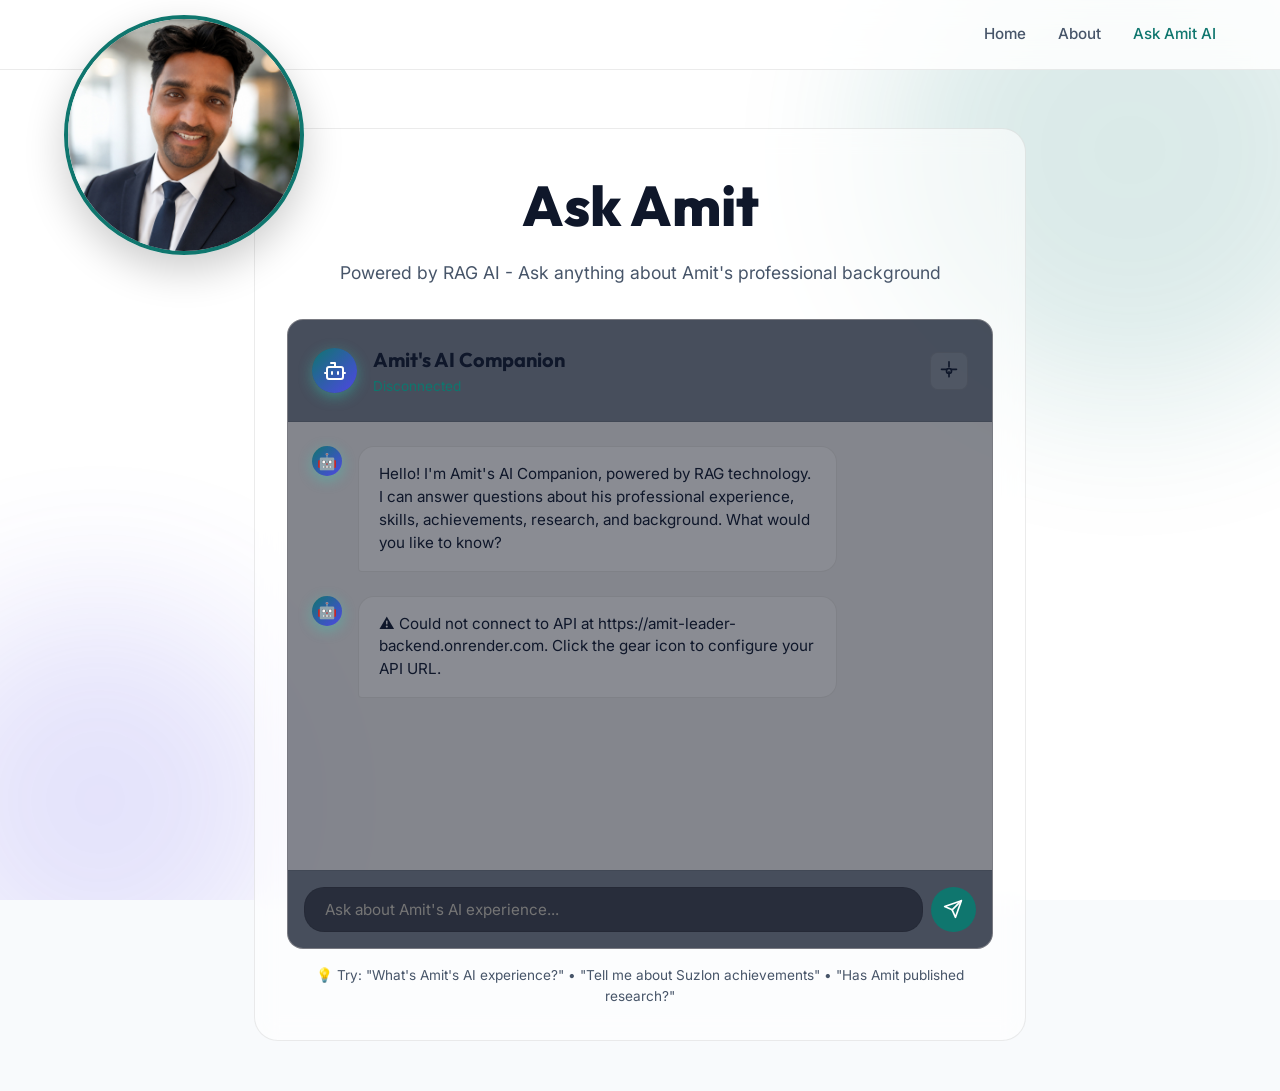
<file: chat.html>
<!DOCTYPE html>
<html lang="en">

<head>
    <meta charset="UTF-8">
    <meta name="viewport" content="width=device-width, initial-scale=1.0">
    <title>Ask Amit | AI Companion</title>
    <!-- Microsoft Clarity -->
    <script type="text/javascript">
        (function(c,l,a,r,i,t,y){
            c[a]=c[a]||function(){(c[a].q=c[a].q||[]).push(arguments)};
            t=l.createElement(r);t.async=1;t.src="https://www.clarity.ms/tag/"+i;
            y=l.getElementsByTagName(r)[0];y.parentNode.insertBefore(t,y);
        })(window, document, "clarity", "script", "ws2c4tby7n");
    </script>
    <meta name="description" content="An AI companion answering questions directly from Amit Bhise's curated context.">
    <link rel="preconnect" href="https://fonts.googleapis.com">
    <link rel="preconnect" href="https://fonts.gstatic.com" crossorigin>
    <link
        href="https://fonts.googleapis.com/css2?family=Inter:wght@300;400;500;600&family=Outfit:wght@400;600;800&display=swap"
        rel="stylesheet">
    <link rel="stylesheet" href="style.css?v=2">
    <script src="analytics.js"></script>
    <style>
        .chat-container {
            display: flex;
            flex-direction: column;
            height: 70vh;
            border-radius: 16px;
            overflow: hidden;
            background: rgba(10, 15, 28, 0.5);
            border: 1px solid var(--border-glass);
        }

        @media (max-width: 768px) {
            .chat-container {
                height: calc(100vh - 300px);
                min-height: 450px;
            }
            .message {
                max-width: 90%;
            }
        }

        .chat-header {
            padding: 1.5rem;
            background: rgba(30, 41, 59, 0.6);
            border-bottom: 1px solid var(--border-glass);
            display: flex;
            align-items: center;
            gap: 1rem;
            justify-content: space-between;
        }

        .chat-header-left {
            display: flex;
            align-items: center;
            gap: 1rem;
        }

        .ai-avatar {
            width: 45px;
            height: 45px;
            background: linear-gradient(135deg, var(--accent), #4f46e5);
            border-radius: 50%;
            display: flex;
            justify-content: center;
            align-items: center;
            color: #fff;
            box-shadow: 0 4px 14px rgba(45, 212, 191, 0.4);
        }

        .ai-avatar svg {
            width: 24px;
            height: 24px;
        }

        .chat-header-text h2 {
            font-family: 'Outfit', sans-serif;
            font-size: 1.25rem;
            margin: 0;
            color: var(--text-primary);
        }

        @media (max-width: 480px) {
            .chat-header-text h2 {
                font-size: 1rem;
            }
            .chat-header {
                padding: 1rem;
                gap: 0.5rem;
            }
            .ai-avatar {
                width: 35px;
                height: 35px;
            }
        }

        .chat-header-text p {
            font-size: 0.85rem;
            color: var(--accent);
            margin: 0;
        }

        .status-indicator {
            width: 8px;
            height: 8px;
            border-radius: 50%;
            background: #10b981;
            animation: pulse 2s infinite;
        }

        .status-indicator.disconnected {
            background: #ef4444;
            animation: none;
        }

        @keyframes pulse {
            0%, 100% { opacity: 1; }
            50% { opacity: 0.5; }
        }

        .settings-btn {
            background: rgba(255, 255, 255, 0.05);
            border: 1px solid var(--border-glass);
            color: var(--text-primary);
            padding: 0.5rem;
            border-radius: 8px;
            cursor: pointer;
            transition: all 0.3s ease;
            display: flex;
            align-items: center;
            justify-content: center;
        }

        .settings-btn:hover {
            background: rgba(255, 255, 255, 0.1);
            border-color: var(--accent);
        }

        .settings-btn svg {
            width: 20px;
            height: 20px;
        }

        .chat-box {
            flex: 1;
            padding: 1.5rem;
            overflow-y: auto;
            display: flex;
            flex-direction: column;
            gap: 1.5rem;
        }

        .message {
            display: flex;
            gap: 1rem;
            max-width: 80%;
            animation: fadeIn 0.3s ease;
        }

        .message.bot-msg {
            align-self: flex-start;
        }

        .message.user-msg {
            align-self: flex-end;
            flex-direction: row-reverse;
        }

        .message-content {
            padding: 1rem 1.25rem;
            border-radius: 16px;
            font-size: 0.95rem;
            line-height: 1.5;
            position: relative;
        }

        .bot-msg .message-content {
            background: rgba(255, 255, 255, 0.05);
            border: 1px solid var(--border-glass);
            border-bottom-left-radius: 4px;
            color: var(--text-primary);
        }

        .user-msg .message-content {
            background: var(--accent);
            color: var(--bg-darker);
            border-bottom-right-radius: 4px;
            font-weight: 500;
        }

        .chat-input-area {
            padding: 1rem;
            background: rgba(30, 41, 59, 0.6);
            border-top: 1px solid var(--border-glass);
            display: flex;
            gap: 0.5rem;
        }

        .chat-input {
            flex: 1;
            background: rgba(10, 15, 28, 0.5);
            border: 1px solid var(--border-glass);
            border-radius: 20px;
            padding: 0.75rem 1.25rem;
            color: var(--text-primary);
            font-family: inherit;
            font-size: 0.95rem;
            outline: none;
            transition: border-color 0.3s ease;
        }

        .chat-input:focus {
            border-color: var(--accent);
        }

        .chat-input:disabled {
            opacity: 0.5;
            cursor: not-allowed;
        }

        .send-btn {
            background: var(--accent);
            color: var(--bg-darker);
            border: none;
            border-radius: 50%;
            width: 45px;
            height: 45px;
            display: flex;
            justify-content: center;
            align-items: center;
            cursor: pointer;
            transition: all 0.3s ease;
        }

        .send-btn:hover:not(:disabled) {
            transform: scale(1.05);
            box-shadow: 0 4px 14px rgba(45, 212, 191, 0.4);
        }

        .send-btn:disabled {
            opacity: 0.5;
            cursor: not-allowed;
        }

        .send-btn svg {
            width: 20px;
            height: 20px;
            margin-left: -2px;
        }

        .typing-indicator {
            display: none;
            padding: 1rem 1.25rem;
            background: rgba(255, 255, 255, 0.05);
            border-radius: 16px;
            border-bottom-left-radius: 4px;
            align-self: flex-start;
            margin-bottom: 1rem;
            gap: 4px;
        }

        .typing-indicator.active {
            display: flex;
        }

        .dot {
            width: 6px;
            height: 6px;
            background: var(--accent);
            border-radius: 50%;
            animation: typing 1.4s infinite ease-in-out both;
        }

        .dot:nth-child(1) {
            animation-delay: -0.32s;
        }

        .dot:nth-child(2) {
            animation-delay: -0.16s;
        }

        @keyframes typing {
            0%, 80%, 100% {
                transform: scale(0);
            }
            40% {
                transform: scale(1);
            }
        }

        @keyframes fadeIn {
            from {
                opacity: 0;
                transform: translateY(10px);
            }
            to {
                opacity: 1;
                transform: translateY(0);
            }
        }

        .page-header {
            text-align: center;
            margin-bottom: 2rem;
        }

        /* Settings Modal */
        .modal {
            display: none;
            position: fixed;
            top: 0;
            left: 0;
            width: 100%;
            height: 100%;
            background: rgba(0, 0, 0, 0.7);
            backdrop-filter: blur(8px);
            z-index: 1000;
            justify-content: center;
            align-items: center;
        }

        .modal.active {
            display: flex;
        }

        .modal-content {
            background: var(--card-bg);
            backdrop-filter: blur(16px);
            border: 1px solid var(--border-glass);
            border-radius: 16px;
            padding: 2rem;
            max-width: 500px;
            width: 90%;
            box-shadow: 0 25px 50px -12px rgba(0, 0, 0, 0.5);
        }

        .modal-header {
            display: flex;
            justify-content: space-between;
            align-items: center;
            margin-bottom: 1.5rem;
        }

        .modal-header h3 {
            font-family: 'Outfit', sans-serif;
            color: var(--text-primary);
            margin: 0;
        }

        .close-btn {
            background: none;
            border: none;
            color: var(--text-secondary);
            cursor: pointer;
            padding: 0.5rem;
            transition: color 0.3s ease;
        }

        .close-btn:hover {
            color: var(--accent);
        }

        .form-group {
            margin-bottom: 1.5rem;
        }

        .form-group label {
            display: block;
            color: var(--text-secondary);
            margin-bottom: 0.5rem;
            font-size: 0.9rem;
        }

        .form-group input {
            width: 100%;
            background: rgba(10, 15, 28, 0.5);
            border: 1px solid var(--border-glass);
            border-radius: 8px;
            padding: 0.75rem;
            color: var(--text-primary);
            font-family: inherit;
            font-size: 0.95rem;
            outline: none;
            transition: border-color 0.3s ease;
        }

        .form-group input:focus {
            border-color: var(--accent);
        }

        .form-actions {
            display: flex;
            gap: 1rem;
            justify-content: flex-end;
        }

        .btn-save, .btn-cancel {
            padding: 0.75rem 1.5rem;
            border-radius: 8px;
            border: none;
            cursor: pointer;
            font-weight: 500;
            transition: all 0.3s ease;
        }

        .btn-save {
            background: var(--accent);
            color: var(--bg-darker);
        }

        .btn-save:hover {
            background: var(--accent-hover);
        }

        .btn-cancel {
            background: rgba(255, 255, 255, 0.05);
            color: var(--text-primary);
            border: 1px solid var(--border-glass);
        }

        .btn-cancel:hover {
            background: rgba(255, 255, 255, 0.1);
        }

        .error-message {
            background: rgba(239, 68, 68, 0.1);
            border: 1px solid rgba(239, 68, 68, 0.3);
            color: #fca5a5;
            padding: 1rem;
            border-radius: 8px;
            margin-top: 1rem;
            font-size: 0.9rem;
        }

        .connection-status {
            font-size: 0.85rem;
            color: var(--text-secondary);
            margin-top: 1rem;
            padding: 0.75rem;
            background: rgba(255, 255, 255, 0.03);
            border-radius: 8px;
            border: 1px solid var(--border-glass);
        }

        .connection-status.connected {
            border-color: rgba(16, 185, 129, 0.3);
            color: #6ee7b7;
        }

        .connection-status.disconnected {
            border-color: rgba(239, 68, 68, 0.3);
            color: #fca5a5;
        }
    </style>
    <link rel="icon" href="profile.jpg" type="image/jpeg">
</head>

<body>
    <div class="blob-cont">
        <div class="blob blob1"></div>
        <div class="blob blob2"></div>
        <div class="blob blob3"></div>
    </div>

    <nav class="navbar">
        <div class="nav-brand">
            <img src="profile.jpg" alt="Amit Bhise">
        </div>
        <button class="menu-toggle" id="menu-toggle" aria-label="Toggle menu">
            <span></span>
            <span></span>
            <span></span>
        </button>
        <div class="nav-links" id="nav-links">
            <a href="index.html" class="nav-link">Home</a>
            <a href="about.html" class="nav-link">About</a>
            <a href="chat.html" class="nav-link active">Ask Amit AI</a>
        </div>
    </nav>

    <main class="container" style="align-items: flex-start; max-width: 900px; margin: 0 auto; padding-top: 8rem;">
        <div class="glass-card" style="padding: 2rem; transform: none; max-width: 100%; width: 100%;">

            <div class="page-header animate-up">
                <h1 class="name">Ask Amit</h1>
                <p class="tagline">Powered by RAG AI - Ask anything about Amit's professional background</p>
            </div>

            <div class="chat-container animate-up delay-1">
                <div class="chat-header">
                    <div class="chat-header-left">
                        <div class="ai-avatar">
                            <svg viewBox="0 0 24 24" fill="none" class="bot-icon" stroke="currentColor" stroke-width="2"
                                stroke-linecap="round" stroke-linejoin="round">
                                <path d="M12 8V4H8"></path>
                                <rect width="16" height="12" x="4" y="8" rx="2"></rect>
                                <path d="M2 14h2"></path>
                                <path d="M20 14h2"></path>
                                <path d="M15 13v2"></path>
                                <path d="M9 13v2"></path>
                            </svg>
                        </div>
                        <div class="chat-header-text">
                            <h2>Amit's AI Companion</h2>
                            <p id="status-text">
                                <span class="status-indicator" id="status-indicator"></span>
                                Connecting...
                            </p>
                        </div>
                    </div>
                    <button class="settings-btn" id="settings-btn" title="API Settings">
                        <svg viewBox="0 0 24 24" fill="none" stroke="currentColor" stroke-width="2" stroke-linecap="round" stroke-linejoin="round">
                            <circle cx="12" cy="12" r="3"></circle>
                            <path d="M12 1v6m0 6v6m9-9h-6m-6 0H3"></path>
                        </svg>
                    </button>
                </div>

                <div class="chat-box" id="chat-box">
                    <div class="message bot-msg">
                        <div class="ai-avatar" style="width:30px; height:30px; flex-shrink:0;">🤖</div>
                        <div class="message-content">
                            Hello! I'm Amit's AI Companion, powered by RAG technology. I can answer questions about his professional experience, skills, achievements, research, and background. What would you like to know?
                        </div>
                    </div>

                    <div class="typing-indicator" id="typing-indicator">
                        <div class="dot"></div>
                        <div class="dot"></div>
                        <div class="dot"></div>
                    </div>
                </div>

                <form class="chat-input-area" id="chat-form">
                    <input type="text" id="chat-input" class="chat-input" placeholder="Ask about Amit's AI experience..."
                        autocomplete="off" required>
                    <button type="submit" class="send-btn" id="send-btn">
                        <svg viewBox="0 0 24 24" fill="none" stroke="currentColor" stroke-width="2"
                            stroke-linecap="round" stroke-linejoin="round">
                            <line x1="22" y1="2" x2="11" y2="13"></line>
                            <polygon points="22 2 15 22 11 13 2 9 22 2"></polygon>
                        </svg>
                    </button>
                </form>
            </div>

            <div style="margin-top: 1rem; text-align: center; color: var(--text-secondary); font-size: 0.85rem;"
                class="animate-up delay-2">
                💡 Try: "What's Amit's AI experience?" • "Tell me about Suzlon achievements" • "Has Amit published research?"
            </div>

        </div>
    </main>

    <!-- Settings Modal -->
    <div class="modal" id="settings-modal">
        <div class="modal-content">
            <div class="modal-header">
                <h3>API Settings</h3>
                <button class="close-btn" id="close-modal">
                    <svg width="24" height="24" viewBox="0 0 24 24" fill="none" stroke="currentColor" stroke-width="2">
                        <line x1="18" y1="6" x2="6" y2="18"></line>
                        <line x1="6" y1="6" x2="18" y2="18"></line>
                    </svg>
                </button>
            </div>
            
            <div class="form-group">
                <label for="api-url">API URL</label>
                <input type="url" id="api-url" placeholder="http://localhost:8000 or https://your-api.onrender.com">
            </div>

            <div class="connection-status" id="connection-status">
                Not tested yet
            </div>

            <div class="form-actions">
                <button class="btn-cancel" id="cancel-btn">Cancel</button>
                <button class="btn-save" id="save-btn">Test & Save</button>
            </div>

            <div id="error-message"></div>
        </div>
    </div>

    <script>
        // Configuration Management
        const CONFIG_KEY = 'amit-chat-config';
        const PRODUCTION_URL = 'https://amit-leader-backend.onrender.com';
        
        function getConfig() {
            const saved = localStorage.getItem(CONFIG_KEY);
            if (saved) {
                return JSON.parse(saved);
            }
            
            // Default: Use production if not on localhost
            const isLocal = window.location.hostname === 'localhost' || window.location.hostname === '127.0.0.1';
            return {
                apiUrl: isLocal ? 'http://localhost:8001' : PRODUCTION_URL
            };
        }

        function saveConfig(config) {
            localStorage.setItem(CONFIG_KEY, JSON.stringify(config));
        }

        let config = getConfig();

        // DOM Elements
        const chatForm = document.getElementById('chat-form');
        const chatInput = document.getElementById('chat-input');
        const chatBox = document.getElementById('chat-box');
        const typingIndicator = document.getElementById('typing-indicator');
        const sendBtn = document.getElementById('send-btn');
        const statusText = document.getElementById('status-text');
        const statusIndicator = document.getElementById('status-indicator');

        // Modal Elements
        const settingsBtn = document.getElementById('settings-btn');
        const settingsModal = document.getElementById('settings-modal');
        const closeModal = document.getElementById('close-modal');
        const cancelBtn = document.getElementById('cancel-btn');
        const saveBtn = document.getElementById('save-btn');
        const apiUrlInput = document.getElementById('api-url');
        const connectionStatus = document.getElementById('connection-status');
        const errorMessage = document.getElementById('error-message');

        // Functions
        function scrollToBottom() {
            chatBox.scrollTop = chatBox.scrollHeight;
        }

        function appendMessage(text, isUser = false) {
            const msgDiv = document.createElement('div');
            msgDiv.className = `message ${isUser ? 'user-msg' : 'bot-msg'}`;

            let avatarHtml = '';
            if (!isUser) {
                avatarHtml = `<div class="ai-avatar" style="width:30px; height:30px; flex-shrink:0;">🤖</div>`;
            }

            msgDiv.innerHTML = `
                ${avatarHtml}
                <div class="message-content">${text}</div>
            `;

            chatBox.insertBefore(msgDiv, typingIndicator);
            scrollToBottom();
        }

        function setStatus(connected) {
            if (connected) {
                statusText.innerHTML = '<span class="status-indicator"></span> Online & Ready';
                statusIndicator.classList.remove('disconnected');
            } else {
                statusText.innerHTML = '<span class="status-indicator disconnected"></span> Disconnected';
                statusIndicator.classList.add('disconnected');
            }
        }

        async function testConnection(url) {
            try {
                const response = await fetch(`${url}/health`, {
                    method: 'GET',
                    headers: { 'Content-Type': 'application/json' }
                });
                
                if (!response.ok) {
                    throw new Error(`HTTP ${response.status}`);
                }
                
                const data = await response.json();
                return { success: true, data };
            } catch (error) {
                return { success: false, error: error.message };
            }
        }

        async function sendMessageToAPI(message) {
            typingIndicator.classList.add('active');
            sendBtn.disabled = true;
            chatInput.disabled = true;
            scrollToBottom();

            try {
                const response = await fetch(`${config.apiUrl}/query`, {
                    method: 'POST',
                    headers: { 'Content-Type': 'application/json' },
                    body: JSON.stringify({ question: message })
                });

                if (!response.ok) {
                    throw new Error(`API returned ${response.status}: ${response.statusText}`);
                }

                const data = await response.json();
                
                typingIndicator.classList.remove('active');
                appendMessage(data.answer);
                setStatus(true);

            } catch (error) {
                typingIndicator.classList.remove('active');
                appendMessage(`❌ Error: ${error.message}. Please check your API settings (click the gear icon).`);
                setStatus(false);
            } finally {
                sendBtn.disabled = false;
                chatInput.disabled = false;
                chatInput.focus();
            }
        }

        // Event Listeners
        chatForm.addEventListener('submit', (e) => {
            e.preventDefault();
            const text = chatInput.value.trim();
            if (!text) return;

            appendMessage(text, true);
            chatInput.value = '';

            sendMessageToAPI(text);
        });

        // Modal Management
        settingsBtn.addEventListener('click', () => {
            apiUrlInput.value = config.apiUrl;
            connectionStatus.textContent = 'Not tested yet';
            connectionStatus.className = 'connection-status';
            errorMessage.innerHTML = '';
            settingsModal.classList.add('active');
        });

        closeModal.addEventListener('click', () => {
            settingsModal.classList.remove('active');
        });

        cancelBtn.addEventListener('click', () => {
            settingsModal.classList.remove('active');
        });

        saveBtn.addEventListener('click', async () => {
            const newUrl = apiUrlInput.value.trim();
            
            if (!newUrl) {
                errorMessage.innerHTML = '<div class="error-message">Please enter an API URL</div>';
                return;
            }

            // Test connection
            saveBtn.disabled = true;
            saveBtn.textContent = 'Testing...';
            connectionStatus.textContent = 'Testing connection...';
            connectionStatus.className = 'connection-status';
            errorMessage.innerHTML = '';

            const result = await testConnection(newUrl);

            if (result.success) {
                config.apiUrl = newUrl;
                saveConfig(config);
                
                connectionStatus.textContent = `✅ Connected!`;
                connectionStatus.className = 'connection-status connected';
                
                setTimeout(() => {
                    settingsModal.classList.remove('active');
                    setStatus(true);
                }, 1500);
            } else {
                connectionStatus.textContent = `❌ Connection failed: ${result.error}`;
                connectionStatus.className = 'connection-status disconnected';
                errorMessage.innerHTML = `<div class="error-message">Could not connect to ${newUrl}. Make sure your API is running.</div>`;
            }

            saveBtn.disabled = false;
            saveBtn.textContent = 'Test & Save';
        });

        // Close modal on outside click
        settingsModal.addEventListener('click', (e) => {
            if (e.target === settingsModal) {
                settingsModal.classList.remove('active');
            }
        });

        // Initial connection test
        (async () => {
            const result = await testConnection(config.apiUrl);
            setStatus(result.success);
            
            if (!result.success) {
                appendMessage(`⚠️ Could not connect to API at ${config.apiUrl}. Click the gear icon to configure your API URL.`);
            }
        })();
    </script>
    <script src="script.js"></script>
</body>

</html>
</file>
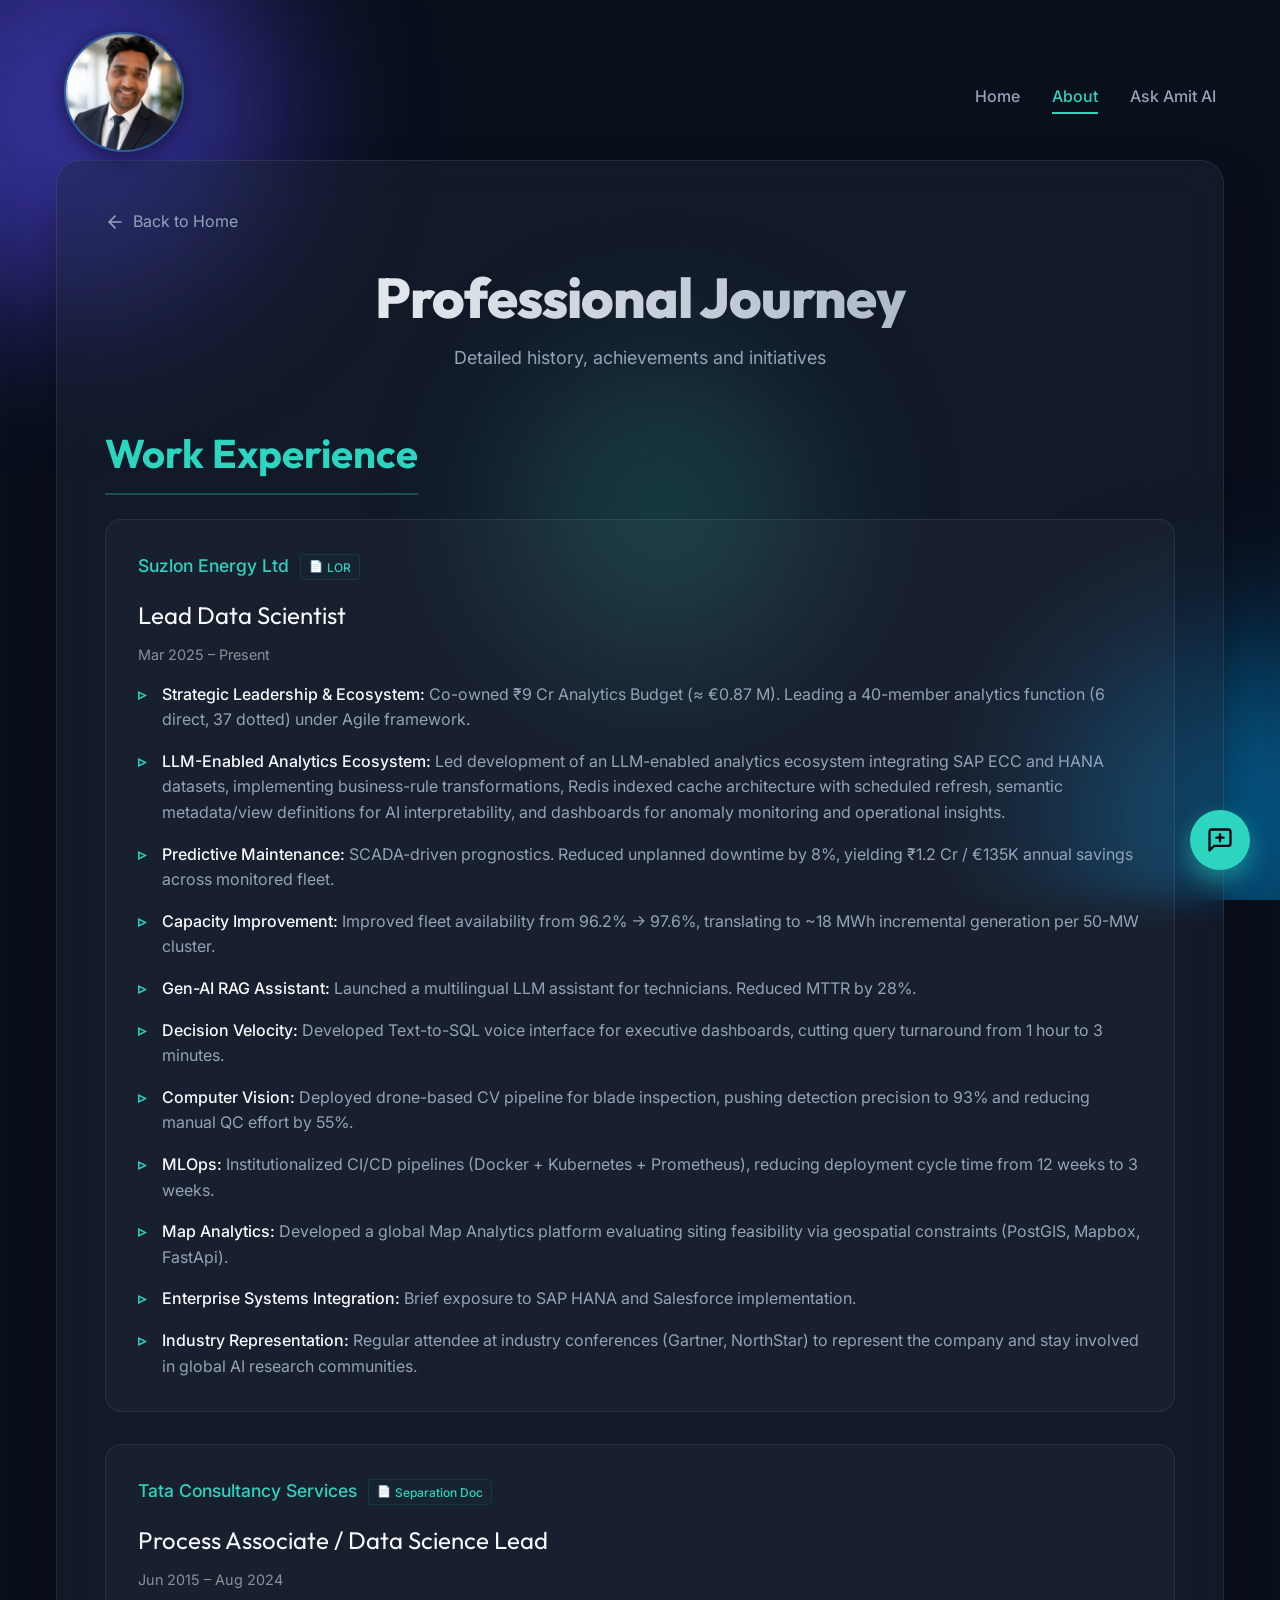
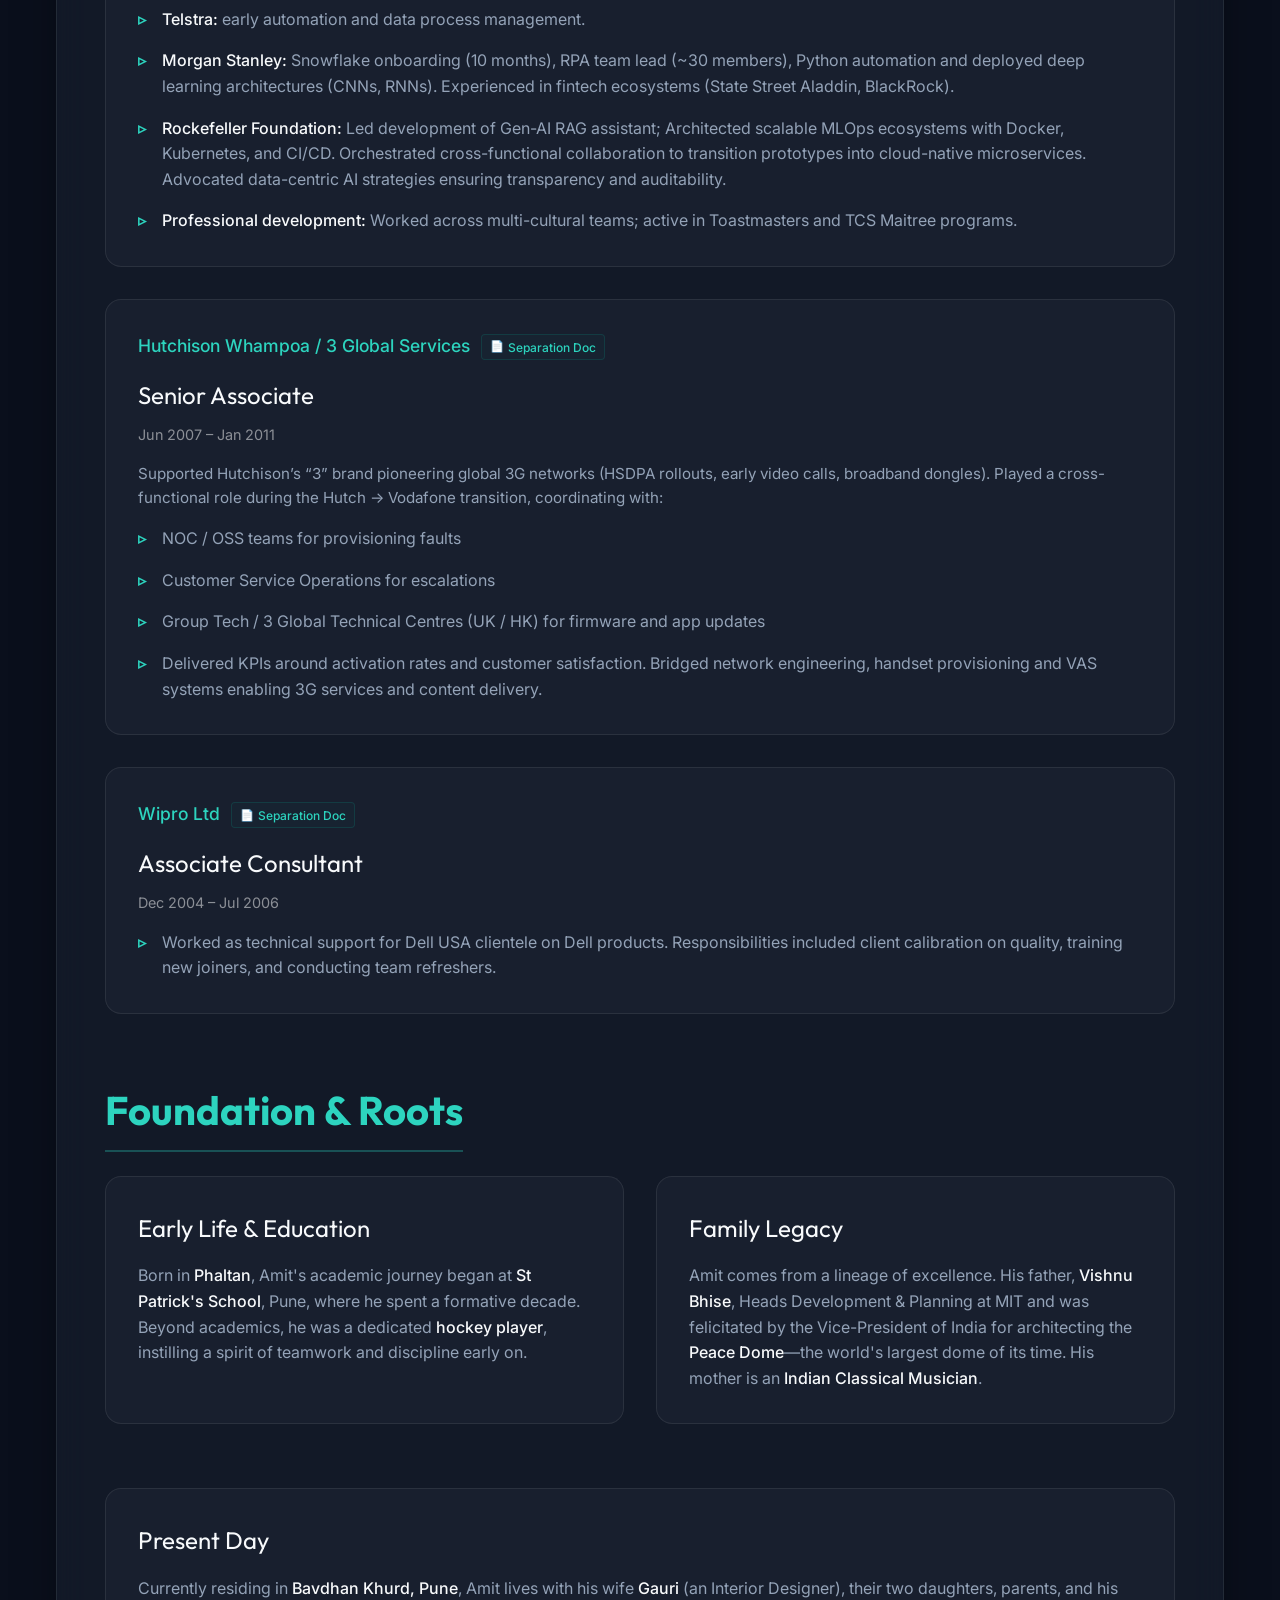
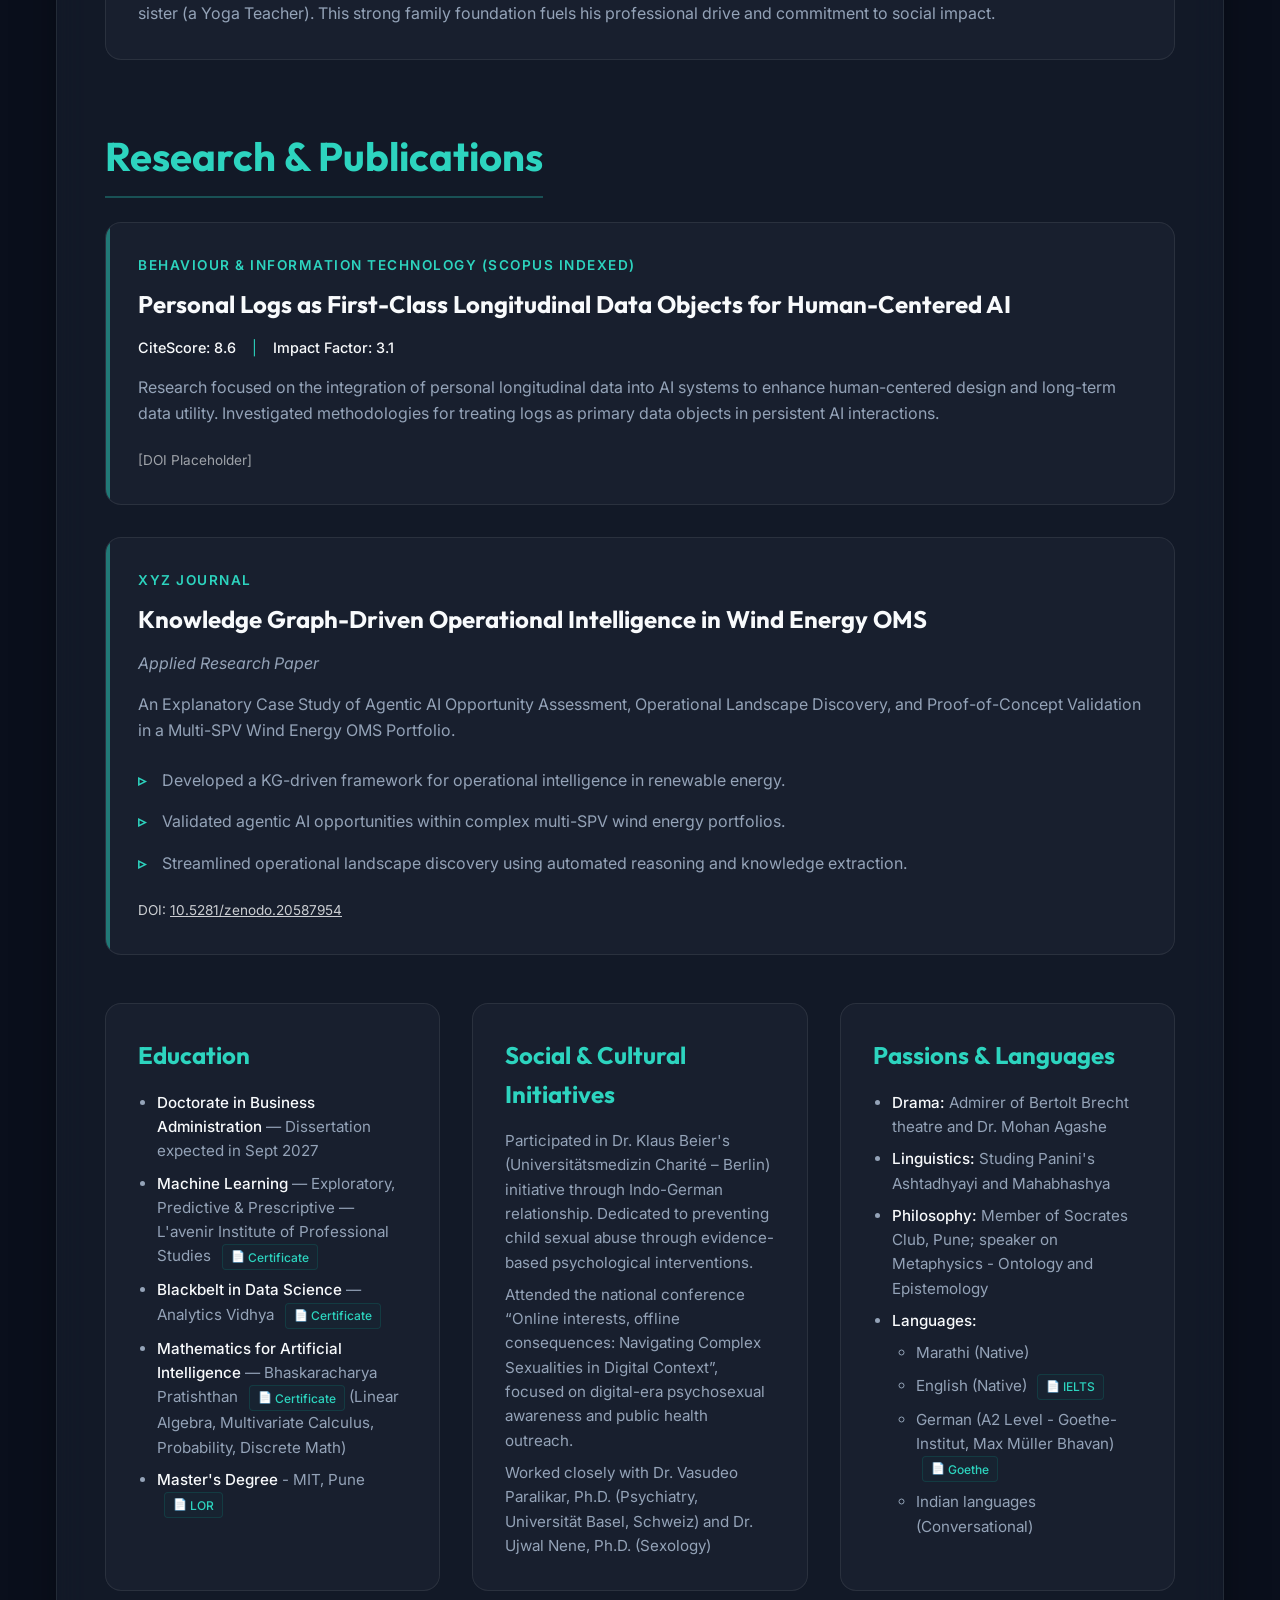
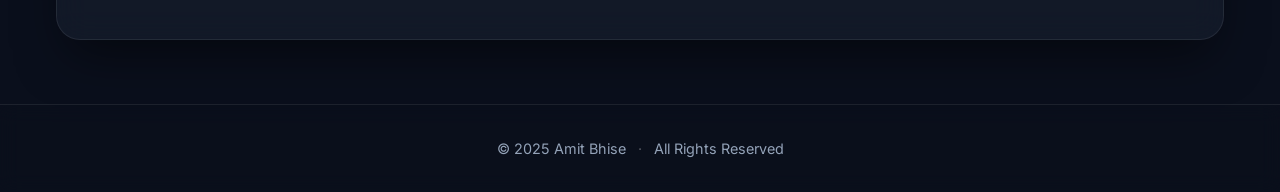
<file: web/about.html>
<!DOCTYPE html>
<html lang="en">

<head>
    <meta charset="UTF-8">
    <meta name="viewport" content="width=device-width, initial-scale=1.0">
    <title>About Amit Bhise | Full Profile</title>
    <meta name="description"
        content="Profile of Amit Bhise, AI Leader and Technologist specializing in Enterprise AI, Knowledge Graphs, and Agentic AI at Scale. Expert in leading data-driven transformations.">
    <link rel="preconnect" href="https://fonts.googleapis.com">
    <link rel="preconnect" href="https://fonts.gstatic.com" crossorigin>
    <link
        href="https://fonts.googleapis.com/css2?family=Inter:wght@300;400;500;600&family=Outfit:wght@400;600;800&display=swap"
        rel="stylesheet">
    <link rel="stylesheet" href="style.css?v=2">
    <style>
        /* Additional specific styles for about page */
        .page-header {
            text-align: center;
            margin-bottom: 3rem;
        }

        .section-title {
            font-family: 'Outfit', sans-serif;
            font-size: 2.5rem;
            color: var(--accent);
            margin-bottom: 1.5rem;
            display: inline-block;
            border-bottom: 2px solid rgba(45, 212, 191, 0.3);
            padding-bottom: 0.5rem;
        }

        .experience-card {
            background: rgba(255, 255, 255, 0.03);
            border: 1px solid var(--border-glass);
            border-radius: 16px;
            padding: 2rem;
            margin-bottom: 2rem;
            transition: all 0.3s ease;
        }

        .experience-card:hover {
            background: rgba(255, 255, 255, 0.06);
            transform: translateY(-2px);
            border-color: rgba(45, 212, 191, 0.3);
        }

        .job-title {
            font-family: 'Outfit', sans-serif;
            font-size: 1.5rem;
            color: var(--text-primary);
            margin-bottom: 0.5rem;
        }

        .job-company {
            color: var(--accent);
            font-weight: 500;
            margin-bottom: 1rem;
            font-size: 1.1rem;
        }

        .job-details {
            color: var(--text-secondary);
            list-style-type: none;
            display: flex;
            flex-direction: column;
            gap: 1rem;
        }

        .job-details li {
            position: relative;
            padding-left: 1.5rem;
        }

        .job-details li::before {
            content: '▹';
            position: absolute;
            left: 0;
            color: var(--accent);
            font-weight: bold;
        }

        .highlight-text {
            color: var(--text-primary);
            font-weight: 500;
        }

        .grid-container {
            display: grid;
            grid-template-columns: repeat(auto-fit, minmax(300px, 1fr));
            gap: 2rem;
            margin-top: 3rem;
        }

        .info-card {
            background: rgba(255, 255, 255, 0.03);
            border: 1px solid var(--border-glass);
            border-radius: 16px;
            padding: 2rem;
        }

        .info-card h3 {
            font-family: 'Outfit', sans-serif;
            font-size: 1.5rem;
            color: var(--accent);
            margin-bottom: 1rem;
        }

        .info-card p,
        .info-card ul {
            color: var(--text-secondary);
            font-size: 0.95rem;
        }

        .info-card ul {
            padding-left: 1.2rem;
            margin-top: 0.5rem;
            display: flex;
            flex-direction: column;
            gap: 0.5rem;
        }

        .back-link {
            display: inline-flex;
            align-items: center;
            gap: 0.5rem;
            color: var(--text-secondary);
            text-decoration: none;
            margin-bottom: 2rem;
            transition: color 0.3s ease;
        }

        .back-link:hover {
            color: var(--accent);
        }

        .roots-section {
            margin-top: 4rem;
            margin-bottom: 4rem;
        }

        .roots-grid {
            display: grid;
            grid-template-columns: 1fr 1fr;
            gap: 2rem;
        }

        @media (max-width: 768px) {
            .roots-grid {
                grid-template-columns: 1fr;
            }
        }

        /* Chatbot floating button */
        .chat-widget-btn {
            position: fixed;
            bottom: 30px;
            right: 30px;
            width: 60px;
            height: 60px;
            background: var(--accent);
            border-radius: 50%;
            display: flex;
            justify-content: center;
            align-items: center;
            box-shadow: 0 10px 25px rgba(45, 212, 191, 0.5);
            cursor: pointer;
            z-index: 1000;
            transition: all 0.3s cubic-bezier(0.175, 0.885, 0.32, 1.275);
            text-decoration: none;
            color: var(--bg-darker);
        }

        .chat-widget-btn:hover {
            transform: scale(1.1);
        }
    </style>
    <link rel="icon" href="profile.jpg" type="image/jpeg">
</head>

<body>
    <div class="blob-cont">
        <div class="blob blob1"></div>
        <div class="blob blob2"></div>
        <div class="blob blob3"></div>
    </div>

    <nav class="navbar">
        <div class="nav-brand">
            <img src="profile.jpg" alt="Amit Bhise">
        </div>
        <div class="nav-links">
            <a href="index.html" class="nav-link">Home</a>
            <a href="about.html" class="nav-link active">About</a>
            <a href="chat.html" class="nav-link">Ask Amit AI</a>
        </div>
    </nav>

    <main class="container" style="align-items: flex-start; max-width: 1200px; margin: 0 auto;">
        <div class="glass-card" style="padding: 3rem; transform: none; max-width: 100%;">
            <a href="index.html" class="back-link">
                <svg width="20" height="20" viewBox="0 0 24 24" fill="none" stroke="currentColor" stroke-width="2"
                    stroke-linecap="round" stroke-linejoin="round">
                    <line x1="19" y1="12" x2="5" y2="12"></line>
                    <polyline points="12 19 5 12 12 5"></polyline>
                </svg>
                Back to Home
            </a>

            <div class="page-header animate-up">
                <h1 class="name" style="font-size: 3.5rem;">Professional Journey</h1>
                <p class="tagline" style="margin: 1rem auto;">Detailed history, achievements and initiatives</p>
            </div>

            <div class="experience-section animate-up delay-1">
                <h2 class="section-title">Work Experience</h2>

                <div class="experience-card">
                    <div class="job-company">Suzlon Energy Ltd <a href="../documents/Suzlon_LOR.pdf?v=1" target="_blank" class="inline-doc-link">LOR</a></div>
                    <div class="job-title">Lead Data Scientist</div>
                    <div style="color: rgba(255,255,255,0.5); margin-bottom: 1rem; font-size: 0.9em;">Mar 2025 – Present
                    </div>
                    <ul class="job-details">
                        <li><span class="highlight-text">Strategic Leadership & Ecosystem:</span> Co-owned ₹9 Cr
                            Analytics Budget (≈ €0.87 M). Leading a 40-member analytics function (6 direct, 37 dotted)
                            under Agile framework.</li>
                        <li><span class="highlight-text">LLM-Enabled Analytics Ecosystem:</span> Led development of an LLM-enabled analytics ecosystem integrating SAP ECC and HANA datasets, implementing business-rule transformations, Redis indexed cache architecture with scheduled refresh, semantic metadata/view definitions for AI interpretability, and dashboards for anomaly monitoring and operational insights.</li>
                        <li><span class="highlight-text">Predictive Maintenance:</span> SCADA-driven prognostics.
                            Reduced unplanned downtime by 8%, yielding ₹1.2 Cr / €135K annual savings across monitored
                            fleet.</li>
                        <li><span class="highlight-text">Capacity Improvement:</span> Improved fleet availability from
                            96.2% → 97.6%, translating to ~18 MWh incremental generation per 50-MW cluster.</li>
                        <li><span class="highlight-text">Gen-AI RAG Assistant:</span> Launched a multilingual LLM
                            assistant for technicians. Reduced MTTR by 28%.</li>
                        <li><span class="highlight-text">Decision Velocity:</span> Developed Text-to-SQL voice interface
                            for executive dashboards, cutting query turnaround from 1 hour to 3 minutes.</li>
                        <li><span class="highlight-text">Computer Vision:</span> Deployed drone-based CV pipeline for
                            blade inspection, pushing detection precision to 93% and reducing manual QC effort by 55%.
                        </li>
                        <li><span class="highlight-text">MLOps:</span> Institutionalized CI/CD pipelines (Docker +
                            Kubernetes + Prometheus), reducing deployment cycle time from 12 weeks to 3 weeks.</li>
                        <li><span class="highlight-text">Map Analytics:</span> Developed a global Map Analytics platform
                            evaluating siting feasibility via geospatial constraints (PostGIS, Mapbox, FastApi).</li>
                        <li><span class="highlight-text">Enterprise Systems Integration:</span> Brief exposure to SAP HANA and Salesforce implementation.</li>
                        <li><span class="highlight-text">Industry Representation:</span> Regular attendee at industry
                            conferences (Gartner, NorthStar) to represent the company and stay involved in global AI
                            research communities.</li>
                    </ul>
                </div>

                <div class="experience-card">
                    <div class="job-company">Tata Consultancy Services <a href="../documents/1055769_TCS.pdf" target="_blank" class="inline-doc-link">Separation Doc</a></div>
                    <div class="job-title">Process Associate / Data Science Lead</div>
                    <div style="color: rgba(255,255,255,0.5); margin-bottom: 1rem; font-size: 0.9em;">Jun 2015 – Aug
                        2024</div>
                    <ul class="job-details">
                        <li><span class="highlight-text">Telstra:</span> early automation and data process management.
                        </li>
                        <li><span class="highlight-text">Morgan Stanley:</span> Snowflake onboarding (10 months), RPA
                            team lead (~30 members), Python automation and deployed deep learning architectures (CNNs,
                            RNNs). Experienced in fintech ecosystems (State Street Aladdin, BlackRock).</li>
                        <li><span class="highlight-text">Rockefeller Foundation:</span> Led development of Gen-AI RAG
                            assistant; Architected scalable MLOps ecosystems with Docker, Kubernetes, and CI/CD.
                            Orchestrated cross-functional collaboration to transition prototypes into cloud-native
                            microservices. Advocated data-centric AI strategies ensuring transparency and auditability.
                        </li>
                        <li><span class="highlight-text">Professional development:</span> Worked across multi-cultural
                            teams; active in Toastmasters and TCS Maitree programs.</li>
                    </ul>
                </div>

                <div class="experience-card">
                    <div class="job-company">Hutchison Whampoa / 3 Global Services <a href="../documents/Hutchison.pdf" target="_blank" class="inline-doc-link">Separation Doc</a></div>
                    <div class="job-title">Senior Associate</div>
                    <div style="color: rgba(255,255,255,0.5); margin-bottom: 1rem; font-size: 0.9em;">Jun 2007 – Jan
                        2011</div>
                    <p style="color: var(--text-secondary); margin-bottom: 1rem; font-size: 0.95rem;">Supported
                        Hutchison’s “3” brand pioneering global 3G networks (HSDPA rollouts, early video calls,
                        broadband dongles). Played a cross-functional role during the Hutch → Vodafone transition,
                        coordinating with:</p>
                    <ul class="job-details">
                        <li>NOC / OSS teams for provisioning faults</li>
                        <li>Customer Service Operations for escalations</li>
                        <li>Group Tech / 3 Global Technical Centres (UK / HK) for firmware and app updates</li>
                        <li>Delivered KPIs around activation rates and customer satisfaction. Bridged network
                            engineering, handset provisioning and VAS systems enabling 3G services and content delivery.
                        </li>
                    </ul>
                </div>

                <div class="experience-card">
                    <div class="job-company">Wipro Ltd <a href="../documents/Wipro.pdf" target="_blank" class="inline-doc-link">Separation Doc</a></div>
                    <div class="job-title">Associate Consultant</div>
                    <div style="color: rgba(255,255,255,0.5); margin-bottom: 1rem; font-size: 0.9em;">Dec 2004 – Jul
                        2006</div>
                    <ul class="job-details">
                        <li>Worked as technical support for Dell USA clientele on Dell products. Responsibilities
                            included client calibration on quality, training new joiners, and conducting team
                            refreshers.</li>
                    </ul>
                </div>
            </div>

            <div class="roots-section animate-up delay-2">
                <h2 class="section-title">Foundation & Roots</h2>
                <div class="roots-grid">
                    <div class="experience-card">
                        <div class="job-title">Early Life & Education</div>
                        <p style="color: var(--text-secondary); margin-top: 1rem; line-height: 1.6;">
                            Born in <span class="highlight-text">Phaltan</span>, Amit's academic journey began at
                            <span class="highlight-text">St Patrick's School</span>, Pune, where he spent a formative
                            decade.
                            Beyond academics, he was a dedicated <span class="highlight-text">hockey player</span>,
                            instilling a spirit of teamwork and discipline early on.
                        </p>
                    </div>
                    <div class="experience-card">
                        <div class="job-title">Family Legacy</div>
                        <p style="color: var(--text-secondary); margin-top: 1rem; line-height: 1.6;">
                            Amit comes from a lineage of excellence. His father, <span class="highlight-text">Vishnu
                                Bhise</span>,
                            Heads Development & Planning at MIT and was felicitated by the Vice-President of India for
                            architecting the <span class="highlight-text">Peace Dome</span>—the world's largest dome of
                            its time.
                            His mother is an <span class="highlight-text">Indian Classical Musician</span>.
                        </p>
                    </div>
                </div>
                <div class="experience-card" style="margin-top: 2rem;">
                    <div class="job-title">Present Day</div>
                    <p style="color: var(--text-secondary); margin-top: 1rem; line-height: 1.6;">
                        Currently residing in <span class="highlight-text">Bavdhan Khurd, Pune</span>, Amit lives with
                        his
                        wife <span class="highlight-text">Gauri</span> (an Interior Designer), their two daughters,
                        parents, and his sister (a Yoga Teacher). This strong family foundation fuels his
                        professional drive and commitment to social impact.
                    </p>
                </div>
            </div>

            <div class="publications-section animate-up delay-3">
                <h2 class="section-title">Research & Publications</h2>

                <div class="pub-card">
                    <span class="pub-journal">Behaviour & Information Technology (Scopus Indexed)</span>
                    <h3 class="pub-title">Personal Logs as First-Class Longitudinal Data Objects for Human-Centered AI
                    </h3>
                    <div style="margin: 0.5rem 0 1rem 0; font-size: 0.9rem; color: var(--accent);">
                        <span class="highlight-text">CiteScore: 8.6</span> <span style="margin: 0 0.75rem;">|</span>
                        <span class="highlight-text">Impact Factor: 3.1</span>
                    </div>
                    <p class="pub-abstract">Research focused on the integration of personal longitudinal data into AI
                        systems to enhance human-centered design and long-term data utility. Investigated methodologies
                        for treating logs as primary data objects in persistent AI interactions.</p>
                    <div style="margin-top: 1.5rem; opacity: 0.6; font-size: 0.85rem;">[DOI Placeholder]</div>
                </div>

                <div class="pub-card">
                    <span class="pub-journal">XYz Journal</span>
                    <h3 class="pub-title">Knowledge Graph-Driven Operational Intelligence in Wind Energy OMS</h3>
                    <p class="pub-abstract" style="font-style: italic; margin-bottom: 1rem;">Applied Research Paper</p>
                    <p class="pub-abstract">An Explanatory Case Study of Agentic AI Opportunity Assessment, Operational
                        Landscape Discovery, and Proof-of-Concept Validation in a Multi-SPV Wind Energy OMS Portfolio.
                    </p>
                    <ul class="job-details" style="margin-top: 1.5rem;">
                        <li>Developed a KG-driven framework for operational intelligence in renewable energy.</li>
                        <li>Validated agentic AI opportunities within complex multi-SPV wind energy portfolios.</li>
                        <li>Streamlined operational landscape discovery using automated reasoning and knowledge
                            extraction.</li>
                    </ul>
                    <div style="margin-top: 1.5rem; opacity: 0.8; font-size: 0.85rem;">DOI: <a href="https://doi.org/10.5281/zenodo.20587954" target="_blank" style="color: inherit; text-decoration: underline;">10.5281/zenodo.20587954</a></div>
                </div>
            </div>

            <div class="grid-container animate-up delay-4">
                <div class="info-card">
                    <h3>Education</h3>
                    <ul>
                        <li><span class="highlight-text">Doctorate in Business Administration</span> — Dissertation expected in Sept 2027</li>
                        <li><span class="highlight-text">Machine Learning</span> — Exploratory, Predictive &
                            Prescriptive — L'avenir Institute of
                            Professional Studies <a href="../documents/LIPS.pdf" target="_blank" class="inline-doc-link">Certificate</a></li>
                        <li><span class="highlight-text">Blackbelt in Data Science</span> — Analytics Vidhya <a href="../documents/Blackbelt.pdf" target="_blank" class="inline-doc-link">Certificate</a></li>
                        <li><span class="highlight-text">Mathematics for Artificial Intelligence</span> — Bhaskaracharya
                            Pratishthan <a href="../documents/Math_AI.pdf" target="_blank" class="inline-doc-link">Certificate</a> (Linear Algebra,
                            Multivariate Calculus, Probability, Discrete Math)</li>
                        <li><span class="highlight-text">Master's Degree</span> - MIT, Pune <a href="../documents/MIT_LOR.pdf?v=1" target="_blank" class="inline-doc-link">LOR</a></li>
                    </ul>
                </div>

                <div class="info-card">
                    <h3>Social & Cultural Initiatives</h3>
                    <p>Participated in Dr. Klaus Beier's (Universitätsmedizin Charité – Berlin) initiative through
                        Indo-German relationship. Dedicated to preventing child sexual abuse through evidence-based
                        psychological interventions.</p>
                    <p style="margin-top: 0.5rem;">Attended the national conference “Online interests, offline
                        consequences: Navigating Complex Sexualities in Digital Context”, focused on digital-era
                        psychosexual awareness and public health outreach.</p>
                    <p style="margin-top: 0.5rem;">Worked closely with Dr. Vasudeo Paralikar, Ph.D. (Psychiatry,
                        Universität Basel, Schweiz) and Dr. Ujwal Nene, Ph.D. (Sexology)</p>
                </div>

                <div class="info-card">
                    <h3>Passions & Languages</h3>
                    <ul>
                        <li><span class="highlight-text">Drama:</span> Admirer of Bertolt Brecht theatre and Dr. Mohan
                            Agashe</li>
                        <li><span class="highlight-text">Linguistics:</span> Studing Panini's Ashtadhyayi and
                            Mahabhashya</li>
                        <li><span class="highlight-text">Philosophy:</span> Member of Socrates Club, Pune; speaker on
                            Metaphysics - Ontology and Epistemology</li>
                        <li><span class="highlight-text">Languages:</span>
                            <ul style="margin-top: 0.5rem; list-style-type: circle; padding-left: 1.5rem;">
                                <li>Marathi (Native)</li>
                                <li>English (Native) <a href="../documents/IELTS.pdf" target="_blank" class="inline-doc-link">IELTS</a></li>
                                <li>German (A2 Level - Goethe-Institut, Max Müller Bhavan) <a href="../documents/Teilnahmebestätigung.PDF" target="_blank" class="inline-doc-link">Goethe</a></li>
                                <li>Indian languages (Conversational)</li>
                            </ul>
                        </li>
                    </ul>
                </div>
            </div>
        </div>
    </main>

    <a href="chat.html" class="chat-widget-btn" title="Ask Amit AI Assistant">
        <svg width="28" height="28" viewBox="0 0 24 24" fill="none" stroke="currentColor" stroke-width="2"
            stroke-linecap="round" stroke-linejoin="round">
            <path d="M21 15a2 2 0 0 1-2 2H7l-4 4V5a2 2 0 0 1 2-2h14a2 2 0 0 1 2 2z"></path>
            <line x1="9" y1="10" x2="15" y2="10"></line>
            <line x1="12" y1="7" x2="12" y2="13"></line>
        </svg>
    </a>

    <footer class="footer">
        <div class="footer-content">
            <span>© 2025 Amit Bhise</span>
            <span class="dot">·</span>
            <span>All Rights Reserved</span>
        </div>
    </footer>
</body>

</html>
</file>
<file: style.css>
/* 
    Amit Bhise - Handcrafted Digital Twin Style
    Restored Original Glass Card Design - LIGHT THEME
*/

:root {
    --bg-dark: #f8fafc;
    --bg-darker: #ffffff;
    --accent: #0f766e;
    --accent-hover: #115e59;
    --text-primary: #0f172a;
    --text-secondary: #475569;
    --border-glass: rgba(0, 0, 0, 0.08);
    --card-bg: rgba(255, 255, 255, 0.6);
    --glass-blur: blur(12px);
    --nav-height: 70px;
}

.section-title {
    font-family: 'Outfit', sans-serif;
    font-size: 2rem;
    color: var(--accent);
    margin: 4rem 0 2rem;
    position: relative;
    display: inline-block;
}

.section-title::after {
    content: '';
    position: absolute;
    bottom: -8px;
    left: 0;
    width: 60px;
    height: 3px;
    background: var(--accent);
}

* {
    margin: 0;
    padding: 0;
    box-sizing: border-box;
}

body {
    background-color: var(--bg-dark);
    color: var(--text-primary);
    font-family: 'Inter', -apple-system, sans-serif;
    line-height: 1.6;
    overflow-x: hidden;
}

.blob-cont {
    position: fixed;
    top: 0;
    left: 0;
    width: 100%;
    height: 100%;
    z-index: -1;
    overflow: hidden;
    background: var(--bg-darker);
}

.blob {
    position: absolute;
    filter: blur(80px);
    opacity: 0.15;
    border-radius: 50%;
    animation: move 20s infinite alternate;
}

.blob1 { width: 500px; height: 500px; background: var(--accent); top: -100px; right: -100px; }
.blob2 { width: 400px; height: 400px; background: #4f46e5; bottom: -100px; left: -100px; }

@keyframes move {
    from { transform: translate(0, 0); }
    to { transform: translate(100px, 100px); }
}

.navbar {
    position: fixed;
    top: 0;
    left: 0;
    width: 100%;
    padding: 0 5%;
    display: flex;
    justify-content: space-between;
    align-items: center;
    background: rgba(255, 255, 255, 0.85);
    backdrop-filter: var(--glass-blur);
    border-bottom: 1px solid var(--border-glass);
    z-index: 1000;
    height: var(--nav-height);
}

.nav-brand {
    display: flex;
    align-items: center;
}

.nav-brand img {
    width: 45px;
    height: 45px;
    border-radius: 50%;
    border: 2px solid var(--accent);
    object-fit: cover;
    box-shadow: 0 4px 10px rgba(0, 0, 0, 0.1);
    transition: transform 0.3s ease;
}

/* Fixed positioning for large screens if desired, but let's make it standard for better responsiveness */
@media (min-width: 1024px) {
    .nav-brand img {
        width: 240px;
        height: 240px;
        border-width: 4px;
        position: absolute;
        top: 15px;
        left: 5%;
        box-shadow: 0 15px 40px rgba(0, 0, 0, 0.2);
        z-index: 1001;
    }
}

.nav-brand img:hover {
    transform: scale(1.05);
}

.nav-links {
    display: flex;
    gap: 2rem;
}

.nav-link {
    color: var(--text-secondary);
    text-decoration: none;
    font-weight: 500;
    transition: 0.3s;
    font-size: 0.95rem;
}

.nav-link:hover, .nav-link.active {
    color: var(--accent);
}

.menu-toggle {
    display: none;
    flex-direction: column;
    gap: 6px;
    cursor: pointer;
    background: none;
    border: none;
    padding: 10px;
}

.menu-toggle span {
    display: block;
    width: 25px;
    height: 2px;
    background: var(--accent);
    transition: 0.3s;
    border-radius: 2px;
}

@media (max-width: 768px) {
    .menu-toggle {
        display: flex;
    }

    .nav-links {
        position: fixed;
        top: var(--nav-height);
        left: 0;
        width: 100%;
        height: calc(100vh - var(--nav-height));
        background: rgba(255, 255, 255, 0.98);
        backdrop-filter: blur(20px);
        flex-direction: column;
        align-items: center;
        justify-content: center;
        gap: 3rem;
        transform: translateX(100%);
        transition: transform 0.4s cubic-bezier(0.4, 0, 0.2, 1);
        z-index: 999;
    }

    .nav-links.active {
        transform: translateX(0);
    }

    .nav-link {
        font-size: 1.5rem;
        font-weight: 600;
    }

    /* Hamburger Animation */
    .menu-toggle.active span:nth-child(1) {
        transform: translateY(8px) rotate(45deg);
    }
    .menu-toggle.active span:nth-child(2) {
        opacity: 0;
    }
    .menu-toggle.active span:nth-child(3) {
        transform: translateY(-8px) rotate(-45deg);
    }
}

.container {
    max-width: 1200px;
    margin: 0 auto;
    padding: calc(var(--nav-height) + 40px) 5% 50px;
}

@media (max-width: 768px) {
    .container {
        padding-top: calc(var(--nav-height) + 20px);
    }
}

.glass-card {
    background: var(--card-bg);
    backdrop-filter: var(--glass-blur);
    border: 1px solid var(--border-glass);
    border-radius: 24px;
    padding: 3rem;
}

@media (max-width: 768px) {
    .glass-card {
        padding: 2rem 1.5rem;
        border-radius: 16px;
    }
}

/* Restored Hero Section */
.hero-section {
    display: flex;
    flex-direction: row;
    align-items: center;
    gap: 4rem;
    margin-bottom: 4rem;
}

.profile-frame {
    flex-shrink: 0;
    width: 500px;
    height: 500px;
    max-width: 90vw;
    max-height: 90vw;
    padding: 10px;
    background: linear-gradient(135deg, var(--accent), #4f46e5);
    border-radius: 50%;
    box-shadow: 0 15px 40px rgba(45, 212, 191, 0.3);
}

.profile-img {
    width: 100%;
    height: 100%;
    border-radius: 50%;
    object-fit: cover;
    border: 4px solid var(--bg-dark);
}

@media (max-width: 900px) {
    .hero-section {
        flex-direction: column;
        text-align: center;
    }
    .profile-frame {
        width: 300px;
        height: 300px;
        margin-bottom: 2rem;
    }
}

.name {
    font-family: 'Outfit', sans-serif;
    font-size: 3.5rem;
    font-weight: 800;
    margin-bottom: 0.5rem;
}

.role {
    font-size: 1.5rem;
    color: var(--accent);
    margin-bottom: 1rem;
}

.tagline {
    font-size: 1.1rem;
    color: var(--text-secondary);
    margin-bottom: 2rem;
}

.divider {
    color: rgba(0, 0, 0, 0.1);
    margin: 0 0.5rem;
}

.contact-info {
    display: flex;
    gap: 1.5rem;
    flex-wrap: wrap;
    margin-bottom: 2rem;
}

.contact-link {
    display: flex;
    align-items: center;
    gap: 0.5rem;
    color: var(--text-primary);
    text-decoration: none;
}

.contact-link svg { width: 18px; color: var(--accent); }

.social-links {
    display: flex;
    gap: 1rem;
    margin-bottom: 2.5rem;
}

.social-btn {
    display: flex;
    align-items: center;
    gap: 0.5rem;
    background: rgba(0,0,0,0.05);
    border: 1px solid var(--border-glass);
    padding: 0.6rem 1.2rem;
    border-radius: 50px;
    color: var(--text-primary);
    text-decoration: none;
    transition: 0.3s;
}

.social-btn:hover {
    background: rgba(0,0,0,0.1);
    border-color: var(--accent);
    transform: translateY(-2px);
}

.action-buttons {
    display: flex;
    gap: 1.5rem;
    margin-top: 2rem;
}

.btn {
    padding: 1rem 2rem;
    border-radius: 12px;
    font-weight: 600;
    text-decoration: none;
    transition: 0.3s;
}

.btn-primary { background: var(--accent); color: var(--bg-darker); }
.btn-secondary { background: rgba(0,0,0,0.05); color: var(--text-primary); border: 1px solid var(--border-glass); }

.btn:hover { transform: translateY(-2px); }

/* Restored Grid & Research Section */
.grid {
    display: grid;
    grid-template-columns: repeat(auto-fit, minmax(300px, 1fr));
    gap: 2rem;
    margin-bottom: 4rem;
}

.card {
    background: var(--card-bg);
    border: 1px solid var(--border-glass);
    padding: 2rem;
    border-radius: 20px;
    backdrop-filter: var(--glass-blur);
}

.card-icon { font-size: 2rem; margin-bottom: 1rem; display: block; }

.pub-card {
    background: rgba(255, 255, 255, 0.5);
    border: 1px solid var(--border-glass);
    border-radius: 16px;
    padding: 2rem;
    margin-bottom: 2rem;
    border-left: 4px solid var(--accent);
}

.pub-meta { display: flex; gap: 1rem; margin-bottom: 1rem; font-size: 0.85rem; }
.pub-tag { background: rgba(45, 212, 191, 0.1); color: var(--accent); padding: 0.2rem 0.6rem; border-radius: 4px; }
.pub-impact { color: #c2410c; font-weight: 700; }
.pub-title { font-family: 'Outfit', sans-serif; font-size: 1.5rem; margin-bottom: 1rem; }
.pub-contributions { padding-left: 1.5rem; color: var(--text-secondary); }

.stats-section {
    display: flex;
    justify-content: space-around;
    flex-wrap: wrap;
    gap: 2rem;
    margin: 4rem 0;
    text-align: center;
}

.stat-value { font-size: 2.5rem; font-weight: 800; color: var(--accent); display: block; }
.stat-label { color: var(--text-secondary); font-size: 0.9rem; text-transform: uppercase; }

.docs-grid {
    display: grid;
    grid-template-columns: repeat(auto-fit, minmax(250px, 1fr));
    gap: 1.5rem;
    margin-top: 2rem;
}

.doc-card {
    background: rgba(255, 255, 255, 0.5);
    padding: 2.5rem 2rem;
    border-radius: 20px;
    display: flex;
    flex-direction: column;
    align-items: center;
    text-align: center;
    gap: 1.5rem;
    text-decoration: none;
    color: var(--text-primary);
    border: 1px solid var(--border-glass);
    transition: all 0.3s cubic-bezier(0.175, 0.885, 0.32, 1.275);
    backdrop-filter: var(--glass-blur);
}

.doc-card:hover {
    background: rgba(255, 255, 255, 0.8);
    transform: translateY(-8px);
    border-color: var(--accent);
    box-shadow: 0 15px 30px rgba(0, 0, 0, 0.1), 0 0 20px rgba(45, 212, 191, 0.05);
}

.doc-icon {
    font-size: 3rem;
    width: 70px;
    height: 70px;
    background: rgba(45, 212, 191, 0.1);
    border-radius: 50%;
    display: flex;
    justify-content: center;
    align-items: center;
    color: var(--accent);
}

.doc-name {
    color: var(--text-primary);
    font-weight: 700;
    font-size: 1.1rem;
    font-family: 'Outfit', sans-serif;
}

.doc-meta {
    color: var(--accent);
    font-size: 0.85rem;
    font-weight: 500;
    text-transform: uppercase;
    letter-spacing: 1px;
}

.footer { padding: 3rem; text-align: center; border-top: 1px solid var(--border-glass); }

.animate-up { animation: fadeInUp 0.8s ease forwards; }
@keyframes fadeInUp { from { opacity: 0; transform: translateY(20px); } to { opacity: 1; transform: translateY(0); } }

@media (max-width: 768px) {
    .name { font-size: 2.2rem; line-height: 1.2; }
    .role { font-size: 1.2rem; }
    .tagline { font-size: 1rem; }
    .action-buttons { flex-direction: column; width: 100%; }
    .btn { width: 100%; text-align: center; }
    .hero-section { gap: 2rem; }
    .contact-info { flex-direction: column; gap: 0.8rem; }
    .social-links { flex-wrap: wrap; justify-content: center; }
    
    .pub-card { padding: 1.5rem; }
    .pub-title { font-size: 1.25rem; }
    .pub-meta { flex-direction: column; gap: 0.5rem; }
    
    .section-title { font-size: 1.5rem; margin: 3rem 0 1.5rem; }
}

@media (max-width: 480px) {
    .name { font-size: 1.8rem; }
    .nav-brand img { width: 40px; height: 40px; }
}
/* Inline Document Links */
.inline-doc-link {
    font-size: 0.75rem;
    color: var(--accent);
    text-decoration: none;
    border: 1px solid rgba(15, 118, 110, 0.3);
    padding: 0.15rem 0.5rem;
    border-radius: 4px;
    margin-left: 0.4rem;
    display: inline-flex;
    align-items: center;
    gap: 0.2rem;
    background: rgba(15, 118, 110, 0.05);
    transition: all 0.2s ease;
    vertical-align: middle;
    font-weight: 500;
}

.inline-doc-link:hover {
    background: var(--accent);
    color: #ffffff !important;
    border-color: var(--accent);
    text-decoration: none;
    box-shadow: 0 2px 6px rgba(15, 118, 110, 0.2);
}

.inline-doc-link::before {
    content: "📄";
    font-size: 0.7rem;
}
</file>
<file: web/style.css>
:root {
    --bg-dark: #0a0f1c;
    --bg-darker: #05080f;
    --accent: #2dd4bf;
    /* Teal */
    --accent-hover: #14b8a6;
    --text-primary: #f8fafc;
    --text-secondary: #94a3b8;
    --card-bg: rgba(30, 41, 59, 0.4);
    --border-glass: rgba(255, 255, 255, 0.08);
    --neural-pulse: rgba(45, 212, 191, 0.2);
}

* {
    margin: 0;
    padding: 0;
    box-sizing: border-box;
}

body {
    font-family: 'Inter', sans-serif;
    background: var(--bg-dark);
    color: var(--text-primary);
    min-height: 100vh;
    display: flex;
    flex-direction: column;
    overflow-x: hidden;
    position: relative;
    line-height: 1.6;
}

/* Background Animated Blobs */
.blob-cont {
    position: fixed;
    top: 0;
    left: 0;
    width: 100vw;
    height: 100vh;
    z-index: -1;
    overflow: hidden;
    pointer-events: none;
}

.blob {
    position: absolute;
    filter: blur(80px);
    opacity: 0.6;
    border-radius: 50%;
    animation: drift 15s infinite alternate ease-in-out;
}

.blob1 {
    width: 400px;
    height: 400px;
    background: #4f46e5;
    /* Indigo */
    top: -10%;
    left: -10%;
}

.blob2 {
    width: 350px;
    height: 350px;
    background: #0284c7;
    /* Sky blue */
    bottom: -10%;
    right: -10%;
    animation-delay: -5s;
}

.blob3 {
    width: 300px;
    height: 300px;
    background: var(--accent);
    /* Teal */
    top: 40%;
    left: 40%;
    opacity: 0.3;
    animation-delay: -10s;
}

@keyframes drift {
    0% {
        transform: translate(0, 0) scale(1);
    }

    100% {
        transform: translate(100px, 50px) scale(1.1);
    }
}

/* Navigation */
.navbar {
    display: flex;
    justify-content: space-between;
    align-items: center;
    padding: 2rem 5%;
    width: 100%;
    position: absolute;
    /* Overlays the content */
    top: 0;
    left: 0;
    z-index: 100;
}

.nav-brand {
    font-family: 'Outfit', sans-serif;
    font-size: 1.5rem;
    font-weight: 800;
    color: var(--text-primary);
    letter-spacing: -px;
    order: 1 !important;
}

/* Navbar profile image specifically */
.navbar img {
    width: 120px;
    height: 120px;
    border-radius: 50%;
    object-fit: cover;
    box-shadow: 0 4px 20px rgba(0, 0, 0, 0.5);
    border: 2px solid rgba(45, 212, 191, 0.3);
    transition: all 0.3s ease;
}

.navbar img:hover {
    transform: scale(1.05);
    border-color: var(--accent);
}

.nav-links {
    display: flex;
    gap: 2rem;
    order: 2 !important;
}

.nav-link {
    color: var(--text-secondary);
    text-decoration: none;
    font-weight: 500;
    transition: all 0.3s ease;
    position: relative;
}

.nav-link:hover,
.nav-link.active {
    color: var(--accent);
}

.nav-link::after {
    content: '';
    position: absolute;
    width: 0;
    height: 2px;
    bottom: -4px;
    left: 0;
    background-color: var(--accent);
    transition: width 0.3s ease;
}

.nav-link:hover::after,
.nav-link.active::after {
    width: 100%;
}

/* Main Container */
.container {
    flex: 1;
    display: flex;
    justify-content: center;
    align-items: center;
    padding: 10rem 1rem 4rem 1rem;
    /* Added top padding for floating nav */
}

/* Glass Card */
.glass-card {
    background: var(--card-bg);
    backdrop-filter: blur(16px);
    -webkit-backdrop-filter: blur(16px);
    border: 1px solid var(--border-glass);
    border-radius: 24px;
    padding: 4rem;
    max-width: 900px;
    width: 100%;
    box-shadow: 0 25px 50px -12px rgba(0, 0, 0, 0.5);
    transition: transform 0.3s ease, box-shadow 0.3s ease;
}

.glass-card:hover {
    transform: translateY(-5px);
    box-shadow: 0 30px 60px -12px rgba(0, 0, 0, 0.6), 0 0 40px rgba(45, 212, 191, 0.1);
}

.hero-content {
    display: flex;
    flex-direction: column;
    gap: 2rem;
}

/* Header Titles */
.header-titles {
    display: flex;
    flex-direction: column;
    gap: 0.5rem;
}

.name {
    font-family: 'Outfit', sans-serif;
    font-size: 4rem;
    font-weight: 800;
    line-height: 1.1;
    background: linear-gradient(to right, #ffffff, #94a3b8);
    -webkit-background-clip: text;
    background-clip: text;
    -webkit-text-fill-color: transparent;
    letter-spacing: -1px;
}

.role {
    font-family: 'Outfit', sans-serif;
    font-size: 1.75rem;
    color: var(--accent);
    font-weight: 600;
}

/* Tagline */
.tagline {
    font-size: 1.125rem;
    color: var(--text-secondary);
    font-weight: 400;
    max-width: 800px;
}

.divider {
    color: rgba(255, 255, 255, 0.2);
    margin: 0 0.5rem;
}

/* Contact Info */
.contact-info {
    display: flex;
    flex-wrap: wrap;
    align-items: center;
    gap: 1rem;
    font-size: 0.95rem;
}

.contact-link {
    display: inline-flex;
    align-items: center;
    gap: 0.5rem;
    color: var(--text-primary);
    text-decoration: none;
    transition: color 0.3s ease;
}

.contact-link svg {
    width: 18px;
    height: 18px;
    color: var(--accent);
}

.contact-link:hover {
    color: var(--accent);
}

.dot {
    color: rgba(255, 255, 255, 0.3);
}

/* Social Links */
.social-links {
    display: flex;
    gap: 1rem;
}

.social-btn {
    display: inline-flex;
    align-items: center;
    gap: 0.5rem;
    background: rgba(255, 255, 255, 0.05);
    border: 1px solid var(--border-glass);
    padding: 0.6rem 1.2rem;
    border-radius: 50px;
    color: var(--text-primary);
    text-decoration: none;
    font-size: 0.9rem;
    font-weight: 500;
    transition: all 0.3s ease;
}

.social-btn svg {
    width: 16px;
    height: 16px;
}

.social-btn:hover {
    background: rgba(255, 255, 255, 0.1);
    transform: translateY(-2px);
    border-color: var(--accent);
}

/* Bio Section */
.bio-section p {
    font-size: 1.1rem;
    color: var(--text-secondary);
    line-height: 1.8;
}

/* Action Buttons */
.action-buttons {
    display: flex;
    gap: 1.5rem;
    margin-top: 1rem;
}

.btn {
    display: inline-flex;
    align-items: center;
    justify-content: center;
    padding: 1rem 2rem;
    border-radius: 12px;
    font-weight: 600;
    text-decoration: none;
    transition: all 0.3s ease;
    font-size: 1rem;
}

.btn-primary {
    background: var(--accent);
    color: var(--bg-darker);
    box-shadow: 0 4px 14px rgba(45, 212, 191, 0.4);
}

.btn-primary:hover {
    background: var(--accent-hover);
    transform: translateY(-2px);
    box-shadow: 0 6px 20px rgba(45, 212, 191, 0.6);
}

.btn-secondary {
    background: rgba(255, 255, 255, 0.05);
    color: var(--text-primary);
    border: 1px solid var(--border-glass);
}

.btn-secondary:hover {
    background: rgba(255, 255, 255, 0.1);
    transform: translateY(-2px);
}

/* Footer */
.footer {
    padding: 2rem;
    text-align: center;
    border-top: 1px solid var(--border-glass);
    background: rgba(10, 15, 28, 0.4);
    backdrop-filter: blur(10px);
}

.footer-content {
    display: flex;
    justify-content: center;
    align-items: center;
    gap: 0.75rem;
    flex-wrap: wrap;
    font-size: 0.9rem;
    color: var(--text-secondary);
}

.highlight {
    color: var(--accent);
    font-weight: 500;
    position: relative;
}

.highlight::after {
    content: '';
    position: absolute;
    bottom: -2px;
    left: 0;
    width: 100%;
    height: 1px;
    background: var(--accent);
    opacity: 0.5;
}

/* Chat Widget Button globally */
.chat-widget-btn {
    position: fixed;
    bottom: 30px;
    right: 30px;
    width: 60px;
    height: 60px;
    background: var(--accent);
    border-radius: 50%;
    display: flex;
    justify-content: center;
    align-items: center;
    box-shadow: 0 10px 25px rgba(45, 212, 191, 0.5);
    cursor: pointer;
    z-index: 1000;
    transition: all 0.3s cubic-bezier(0.175, 0.885, 0.32, 1.275);
    text-decoration: none;
    color: var(--bg-darker);
}

.chat-widget-btn:hover {
    transform: scale(1.1);
}

/* Animations */
.animate-up {
    opacity: 0;
    transform: translateY(20px);
    animation: fadeUp 0.8s cubic-bezier(0.16, 1, 0.3, 1) forwards;
}

.delay-1 {
    animation-delay: 0.1s;
}

.delay-2 {
    animation-delay: 0.2s;
}

.delay-3 {
    animation-delay: 0.3s;
}

.delay-4 {
    animation-delay: 0.4s;
}

.delay-5 {
    animation-delay: 0.5s;
}

.delay-6 {
    animation-delay: 0.6s;
}

@keyframes fadeUp {
    to {
        opacity: 1;
        transform: translateY(0);
    }
}

/* Publications & Research */
.publications-section {
    margin-top: 4rem;
}

.pub-card {
    background: rgba(255, 255, 255, 0.03);
    border: 1px solid var(--border-glass);
    border-radius: 16px;
    padding: 2rem;
    margin-bottom: 2rem;
    transition: all 0.3s ease;
    position: relative;
    overflow: hidden;
}

.pub-card::before {
    content: '';
    position: absolute;
    top: 0;
    left: 0;
    width: 4px;
    height: 100%;
    background: var(--accent);
    opacity: 0.5;
}

.pub-card:hover {
    background: rgba(255, 255, 255, 0.06);
    transform: translateX(10px);
    border-color: rgba(45, 212, 191, 0.3);
}

.pub-card:hover::before {
    opacity: 1;
}

.pub-journal {
    color: var(--accent);
    font-size: 0.85rem;
    font-weight: 600;
    text-transform: uppercase;
    letter-spacing: 1.5px;
    display: block;
    margin-bottom: 0.75rem;
}

.pub-title {
    font-family: 'Outfit', sans-serif;
    font-size: 1.5rem;
    color: var(--text-primary);
    line-height: 1.3;
    margin-bottom: 1rem;
}

.pub-abstract {
    color: var(--text-secondary);
    font-size: 1rem;
    line-height: 1.6;
}

.research-preview {
    border-top: 1px solid var(--border-glass);
    padding-top: 3rem;
}

.research-preview .pub-card {
    padding: 1.5rem;
    margin-bottom: 1.5rem;
}

.research-preview .pub-title {
    font-size: 1.25rem;
}

@media (max-width: 768px) {
    .pub-card:hover {
        transform: none;
    }

    .pub-title {
        font-size: 1.25rem;
    }

    .navbar img {
        opacity: 0.15;
        pointer-events: none;
        z-index: -1;
    }
}

/* Neural Agent Specific Styles */
.neural-overlay {
    position: absolute;
    top: 0;
    left: 0;
    width: 100%;
    height: 100%;
    pointer-events: none;
    z-index: 1;
    overflow: hidden;
    opacity: 0.15;
    background: 
        radial-gradient(circle at 50% 50%, var(--neural-pulse) 0%, transparent 70%),
        linear-gradient(rgba(45, 212, 191, 0.05) 1px, transparent 1px),
        linear-gradient(90deg, rgba(45, 212, 191, 0.05) 1px, transparent 1px);
    background-size: 100% 100%, 30px 30px, 30px 30px;
}

.thinking-text {
    font-family: 'Outfit', sans-serif;
    font-size: 0.75rem;
    color: var(--accent);
    text-transform: uppercase;
    letter-spacing: 2px;
    margin-bottom: 0.5rem;
    display: flex;
    align-items: center;
    gap: 0.5rem;
}

.thinking-text::after {
    content: '';
    width: 10px;
    height: 10px;
    background: var(--accent);
    border-radius: 50%;
    display: inline-block;
    animation: pulse-neural 1.5s infinite;
}

@keyframes pulse-neural {
    0% { transform: scale(1); opacity: 1; box-shadow: 0 0 0 0 var(--neural-pulse); }
    70% { transform: scale(1.2); opacity: 0.5; box-shadow: 0 0 0 10px transparent; }
    100% { transform: scale(1); opacity: 1; box-shadow: 0 0 0 0 transparent; }
}

.chat-neural-container {
    display: grid;
    grid-template-columns: 1fr 300px;
    gap: 2rem;
    width: 100%;
    height: 75vh;
}

@media (max-width: 1024px) {
    .chat-neural-container {
        grid-template-columns: 1fr;
    }
    .neural-sidebar {
        display: none;
    }
}

.neural-sidebar {
    background: rgba(10, 15, 28, 0.4);
    border: 1px solid var(--border-glass);
    border-radius: 20px;
    padding: 1.5rem;
    display: flex;
    flex-direction: column;
    gap: 1.5rem;
}

.node-list {
    display: flex;
    flex-direction: column;
    gap: 0.75rem;
}

.node-item {
    padding: 0.75rem;
    background: rgba(255, 255, 255, 0.03);
    border-radius: 12px;
    border: 1px solid transparent;
    transition: all 0.3s ease;
    cursor: default;
}

.node-item.active {
    border-color: var(--accent);
    background: rgba(45, 212, 191, 0.05);
    transform: translateX(5px);
}

.node-title {
    font-size: 0.8rem;
    font-weight: 600;
    color: var(--accent);
    margin-bottom: 0.25rem;
    display: block;
}

.node-val {
    font-size: 0.85rem;
    color: var(--text-secondary);
}

.scan-line {
    position: absolute;
    width: 100%;
    height: 2px;
    background: linear-gradient(90deg, transparent, var(--accent), transparent);
    top: 0;
    left: 0;
    opacity: 0.5;
    animation: scan 4s linear infinite;
    pointer-events: none;
    z-index: 2;
}

@keyframes scan {
    0% { top: -10%; }
    100% { top: 110%; }
}
/* Inline Document Links */
.inline-doc-link {
    font-size: 0.75rem;
    color: var(--accent);
    text-decoration: none;
    border: 1px solid rgba(15, 118, 110, 0.3);
    padding: 0.15rem 0.5rem;
    border-radius: 4px;
    margin-left: 0.4rem;
    display: inline-flex;
    align-items: center;
    gap: 0.2rem;
    background: rgba(15, 118, 110, 0.05);
    transition: all 0.2s ease;
    vertical-align: middle;
    font-weight: 500;
}

.inline-doc-link:hover {
    background: var(--accent);
    color: #ffffff !important;
    border-color: var(--accent);
    text-decoration: none;
    box-shadow: 0 2px 6px rgba(15, 118, 110, 0.2);
}

.inline-doc-link::before {
    content: "📄";
    font-size: 0.7rem;
}
</file>
